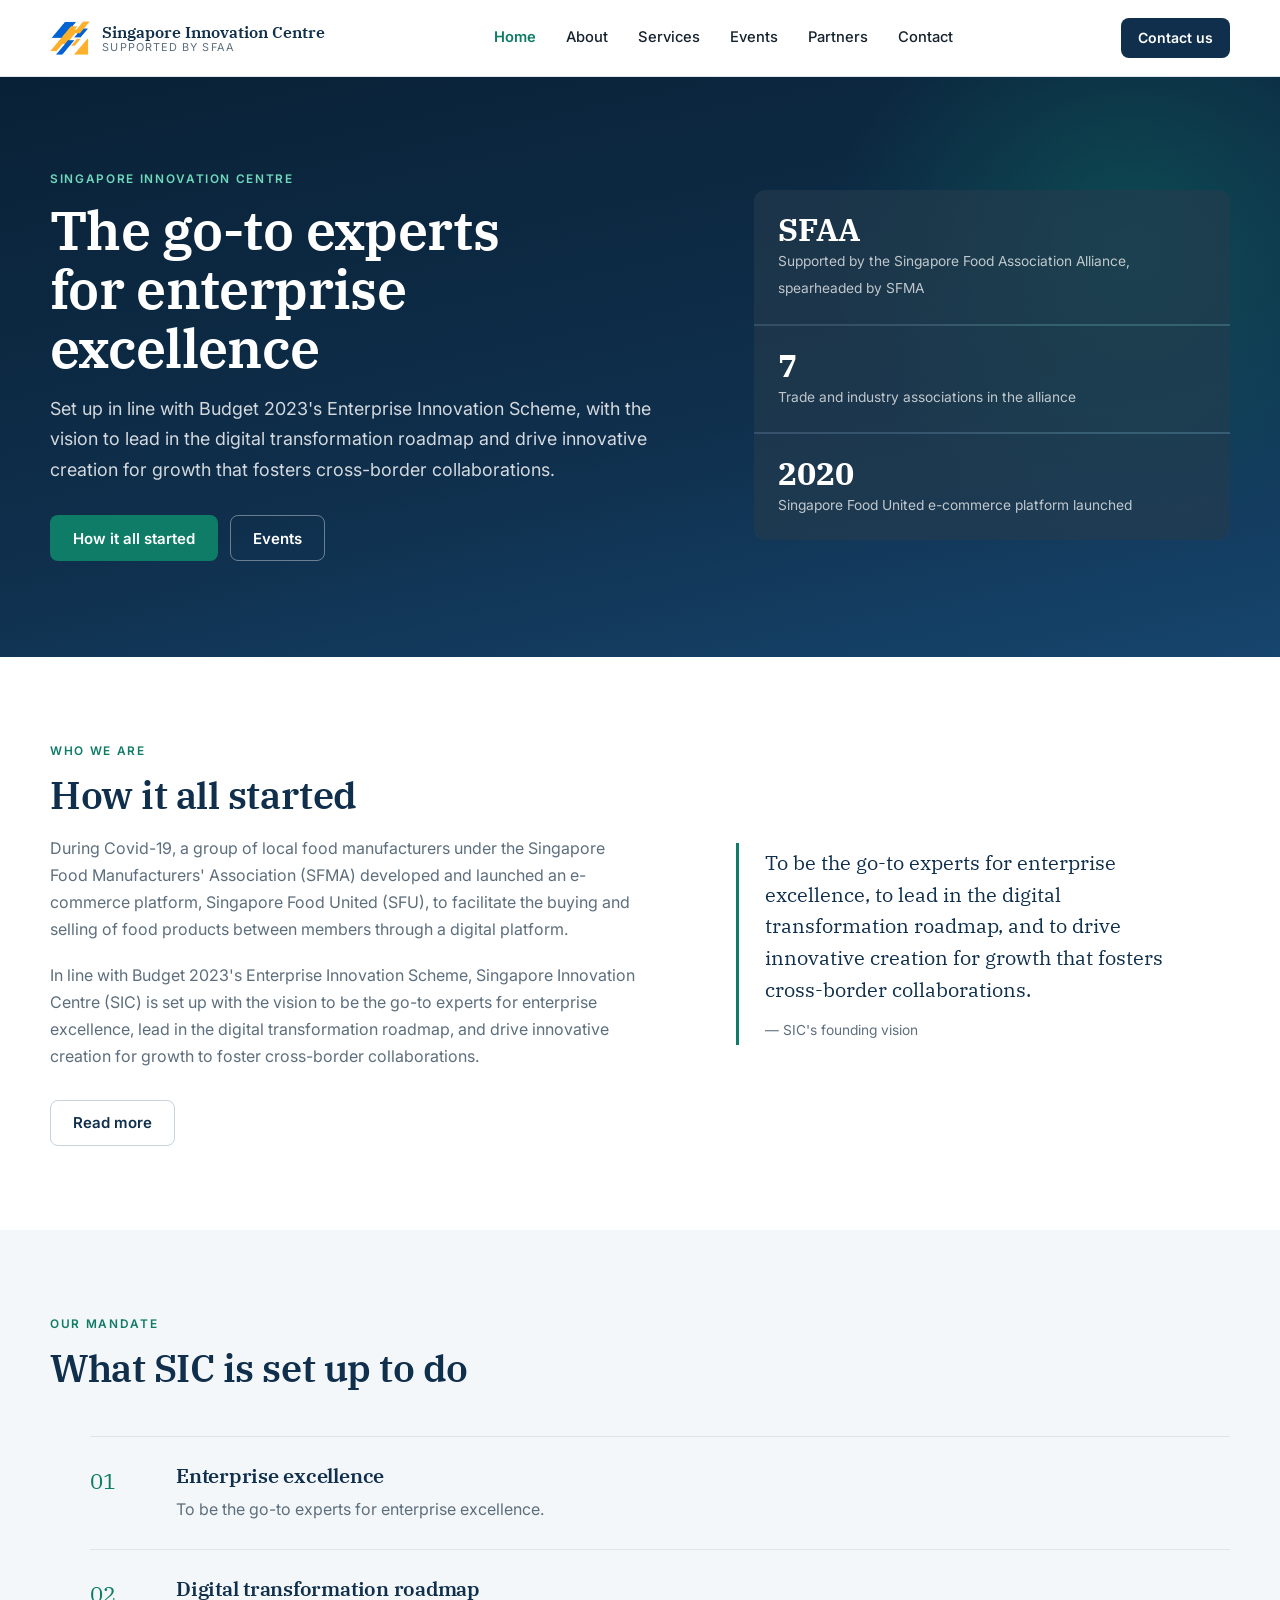
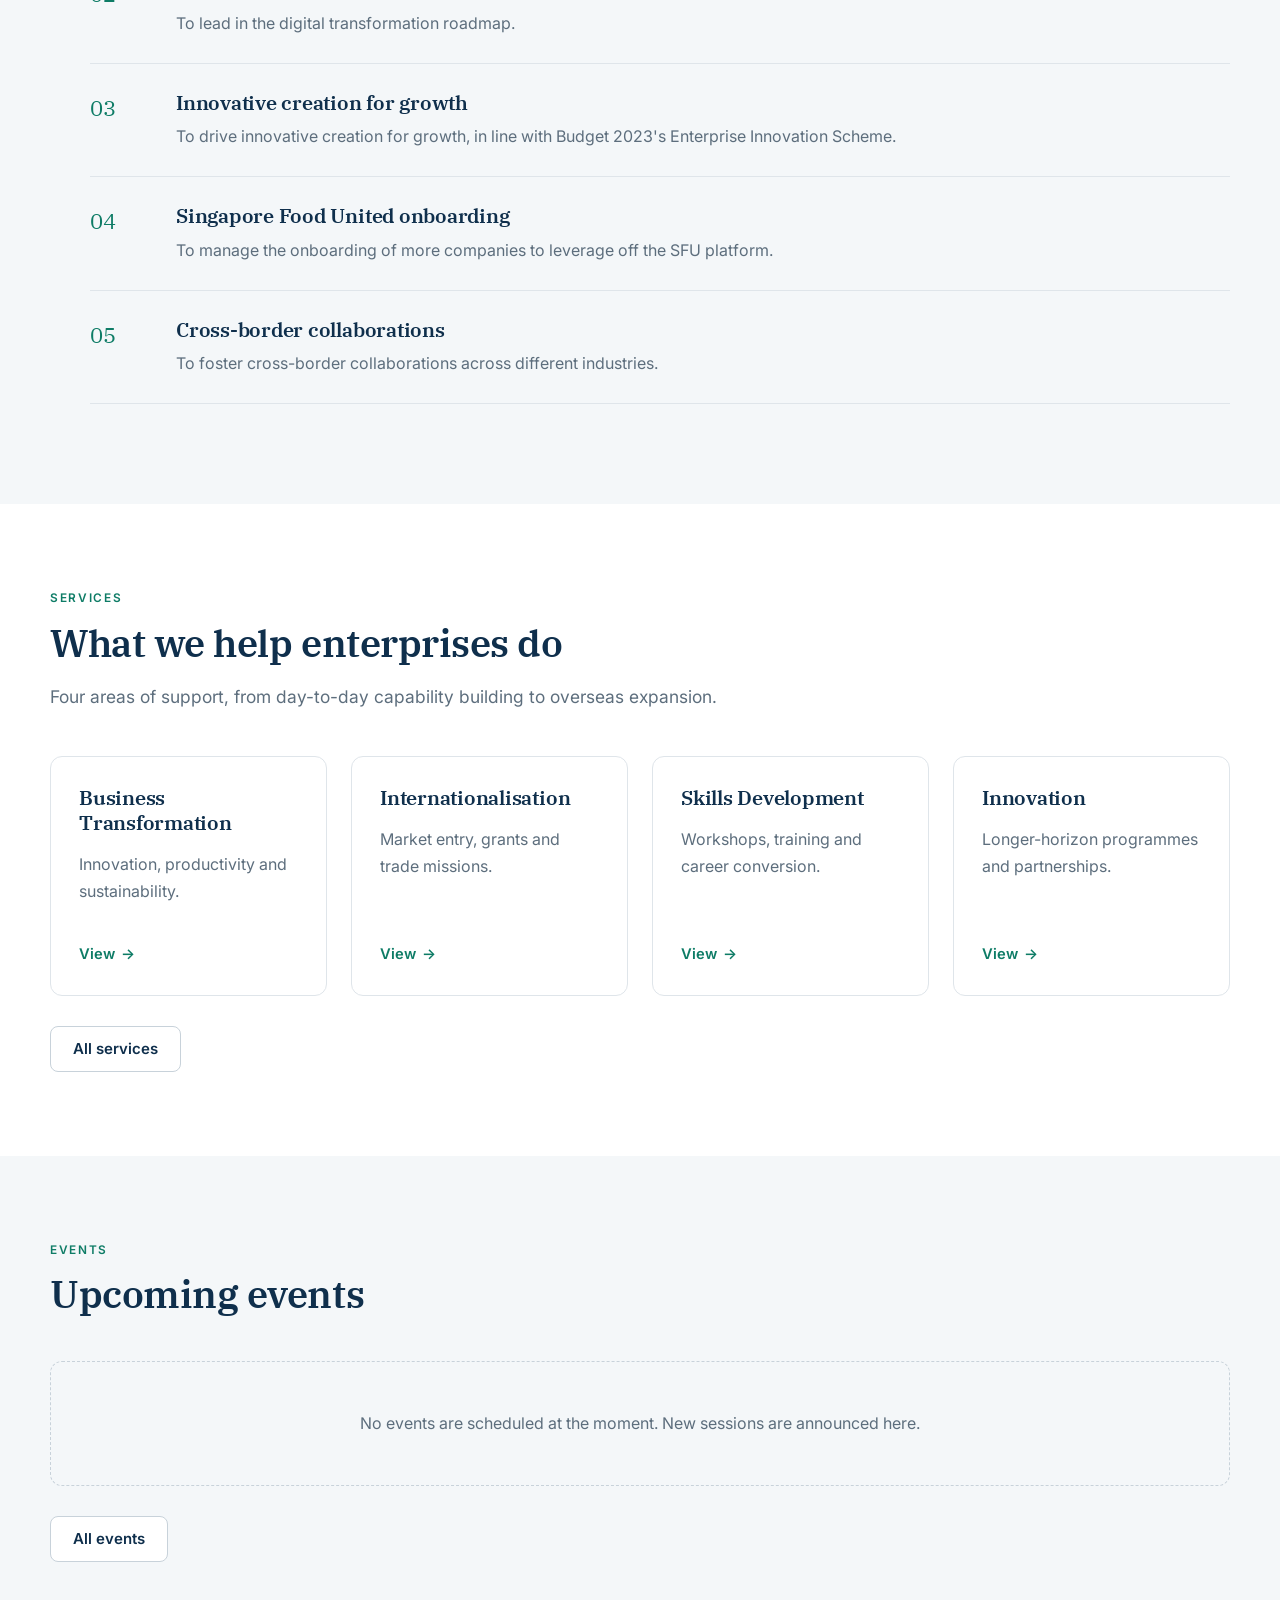
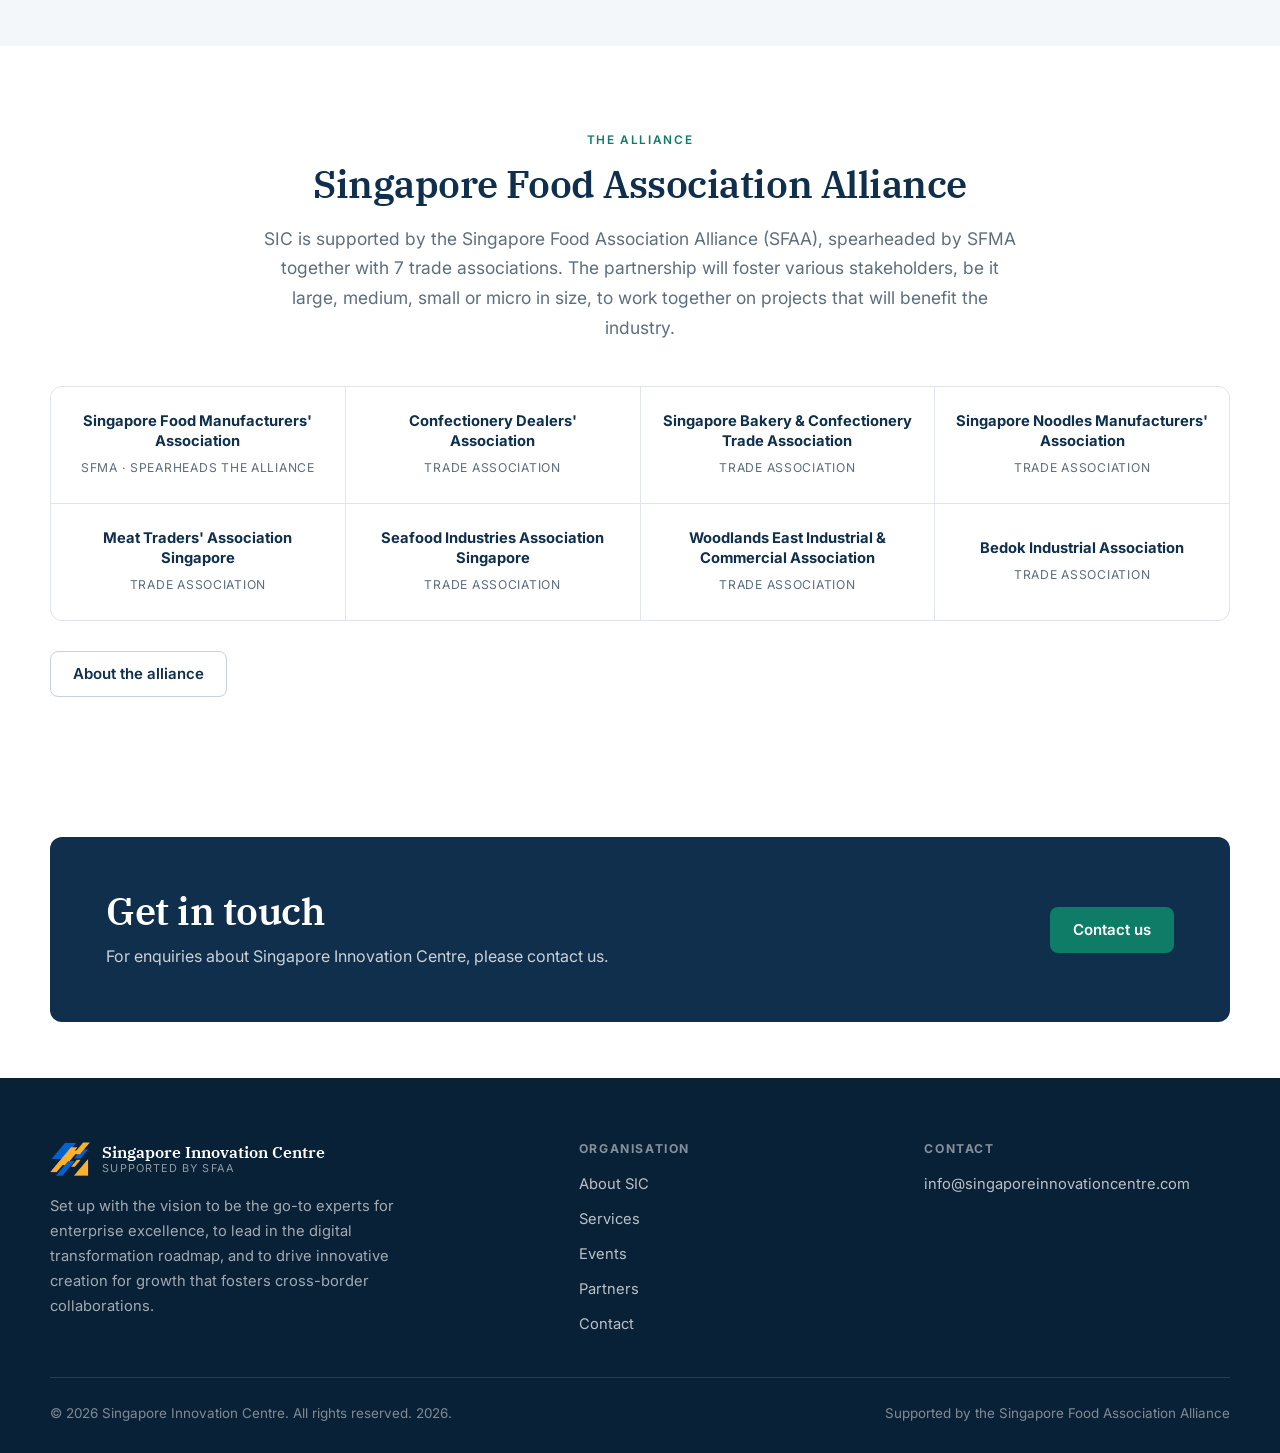
<file: index.html>
<!DOCTYPE html>
<html lang="en">
<head>
  <meta charset="UTF-8" />
  <meta name="viewport" content="width=device-width, initial-scale=1.0" />
  <title>Singapore Innovation Centre</title>
  <meta name="description" content="Singapore Innovation Centre (SIC) is set up with the vision to be the go-to experts for enterprise excellence, to lead in the digital transformation roadmap, and to foster cross-border collaborations." />
  <link rel="icon" href="assets/img/favicon.svg" type="image/svg+xml" />
  <link rel="preconnect" href="https://fonts.googleapis.com" />
  <link rel="preconnect" href="https://fonts.gstatic.com" crossorigin />
  <link href="https://fonts.googleapis.com/css2?family=IBM+Plex+Serif:wght@500;600&family=Inter:wght@400;500;600;700&display=swap" rel="stylesheet" />
  <link rel="stylesheet" href="assets/styles.css" />
</head>
<body>

<header class="site-header">
  <div class="container header-inner">
    <a class="brand" href="index.html">
      <img class="brand-mark" src="assets/img/sic-mark.png" alt="SIC" width="45" height="34" />
      <span class="brand-text">
        <span class="brand-name">Singapore Innovation Centre</span>
        <span class="brand-sub">Supported by SFAA</span>
      </span>
    </a>

    <nav class="nav" id="nav" aria-label="Main navigation">
      <a href="index.html">Home</a>
      <a href="about.html">About</a>
      <a href="services.html">Services</a>
      <a href="events.html">Events</a>
      <a href="partners.html">Partners</a>
      <a href="contact.html">Contact</a>
    </nav>

    <div class="header-cta">
      <a class="btn btn-primary" href="contact.html">Contact us</a>
      <button class="menu-toggle" type="button" aria-label="Toggle menu" aria-expanded="false" aria-controls="nav">
        <span></span><span></span><span></span>
      </button>
    </div>
  </div>
</header>

<main>

  <section class="hero">
    <div class="container hero-grid">
      <div>
        <p class="eyebrow">Singapore Innovation Centre</p>
        <h1>The go-to experts for enterprise excellence</h1>
        <p class="hero-lede">
          Set up in line with Budget 2023's Enterprise Innovation Scheme, with the vision to lead
          in the digital transformation roadmap and drive innovative creation for growth that
          fosters cross-border collaborations.
        </p>
        <div class="btn-row">
          <a class="btn btn-accent" href="about.html">How it all started</a>
          <a class="btn btn-ghost-light" href="events.html">Events</a>
        </div>
      </div>

      <div class="hero-facts">
        <div class="hero-fact">
          <strong>SFAA</strong>
          <span>Supported by the Singapore Food Association Alliance, spearheaded by SFMA</span>
        </div>
        <div class="hero-fact">
          <strong>7</strong>
          <span>Trade and industry associations in the alliance</span>
        </div>
        <div class="hero-fact">
          <strong>2020</strong>
          <span>Singapore Food United e-commerce platform launched</span>
        </div>
      </div>
    </div>
  </section>

  <section class="section">
    <div class="container split">
      <div>
        <p class="eyebrow">Who we are</p>
        <h2>How it all started</h2>
        <p class="muted">
          During Covid-19, a group of local food manufacturers under the Singapore Food
          Manufacturers' Association (SFMA) developed and launched an e-commerce platform,
          Singapore Food United (SFU), to facilitate the buying and selling of food products
          between members through a digital platform.
        </p>
        <p class="muted">
          In line with Budget 2023's Enterprise Innovation Scheme, Singapore Innovation Centre
          (SIC) is set up with the vision to be the go-to experts for enterprise excellence, lead
          in the digital transformation roadmap, and drive innovative creation for growth to
          foster cross-border collaborations.
        </p>
        <div class="btn-row">
          <a class="btn btn-outline" href="about.html">Read more</a>
        </div>
      </div>

      <div>
        <blockquote class="quote">
          To be the go-to experts for enterprise excellence, to lead in the digital transformation
          roadmap, and to drive innovative creation for growth that fosters cross-border
          collaborations.
          <cite>&mdash; SIC's founding vision</cite>
        </blockquote>
      </div>
    </div>
  </section>

  <section class="section section-alt">
    <div class="container">
      <div class="section-head">
        <p class="eyebrow">Our mandate</p>
        <h2>What SIC is set up to do</h2>
      </div>

      <ol class="numbered">
        <li><div><h3>Enterprise excellence</h3><p>To be the go-to experts for enterprise excellence.</p></div></li>
        <li><div><h3>Digital transformation roadmap</h3><p>To lead in the digital transformation roadmap.</p></div></li>
        <li><div><h3>Innovative creation for growth</h3><p>To drive innovative creation for growth, in line with Budget 2023's Enterprise Innovation Scheme.</p></div></li>
        <li><div><h3>Singapore Food United onboarding</h3><p>To manage the onboarding of more companies to leverage off the SFU platform.</p></div></li>
        <li><div><h3>Cross-border collaborations</h3><p>To foster cross-border collaborations across different industries.</p></div></li>
      </ol>
    </div>
  </section>

  <section class="section">
    <div class="container">
      <div class="section-head">
        <p class="eyebrow">Services</p>
        <h2>What we help enterprises do</h2>
        <p class="lede">Four areas of support, from day-to-day capability building to overseas expansion.</p>
      </div>
      <div class="grid cols-4">
        <a class="card card-link" href="services.html#business-transformation"><h3>Business Transformation</h3><p class="muted">Innovation, productivity and sustainability.</p><span class="textlink">View</span></a>
        <a class="card card-link" href="services.html#internationalisation"><h3>Internationalisation</h3><p class="muted">Market entry, grants and trade missions.</p><span class="textlink">View</span></a>
        <a class="card card-link" href="services.html#skills-development"><h3>Skills Development</h3><p class="muted">Workshops, training and career conversion.</p><span class="textlink">View</span></a>
        <a class="card card-link" href="services.html#innovation"><h3>Innovation</h3><p class="muted">Longer-horizon programmes and partnerships.</p><span class="textlink">View</span></a>
      </div>
      <div class="btn-row">
        <a class="btn btn-outline" href="services.html">All services</a>
      </div>
    </div>
  </section>

  <section class="section section-alt">
    <div class="container">
      <div class="section-head">
        <p class="eyebrow">Events</p>
        <h2>Upcoming events</h2>
      </div>

      <div class="event-list" id="home-events"></div>

      <div class="btn-row">
        <a class="btn btn-outline" href="events.html">All events</a>
      </div>
    </div>
  </section>

  <section class="section">
    <div class="container">
      <div class="section-head center">
        <p class="eyebrow">The alliance</p>
        <h2>Singapore Food Association Alliance</h2>
        <p class="lede">
          SIC is supported by the Singapore Food Association Alliance (SFAA), spearheaded by SFMA
          together with 7 trade associations. The partnership will foster various stakeholders,
          be it large, medium, small or micro in size, to work together on projects that will
          benefit the industry.
        </p>
      </div>

      <div class="logo-grid">
        <div class="logo-cell"><strong>Singapore Food Manufacturers' Association</strong><span>SFMA &middot; Spearheads the alliance</span></div>
        <div class="logo-cell"><strong>Confectionery Dealers' Association</strong><span>Trade association</span></div>
        <div class="logo-cell"><strong>Singapore Bakery &amp; Confectionery Trade Association</strong><span>Trade association</span></div>
        <div class="logo-cell"><strong>Singapore Noodles Manufacturers' Association</strong><span>Trade association</span></div>
        <div class="logo-cell"><strong>Meat Traders' Association Singapore</strong><span>Trade association</span></div>
        <div class="logo-cell"><strong>Seafood Industries Association Singapore</strong><span>Trade association</span></div>
        <div class="logo-cell"><strong>Woodlands East Industrial &amp; Commercial Association</strong><span>Trade association</span></div>
        <div class="logo-cell"><strong>Bedok Industrial Association</strong><span>Trade association</span></div>
      </div>
      <div class="btn-row">
        <a class="btn btn-outline" href="partners.html">About the alliance</a>
      </div>
    </div>
  </section>

  <section class="section-sm">
    <div class="container">
      <div class="cta-band">
        <div>
          <h2>Get in touch</h2>
          <p>For enquiries about Singapore Innovation Centre, please contact us.</p>
        </div>
        <div class="btn-row">
          <a class="btn btn-accent" href="contact.html">Contact us</a>
        </div>
      </div>
    </div>
  </section>
</main>

<footer class="site-footer">
  <div class="container">
    <div class="footer-grid">
      <div>
        <div class="brand">
          <img class="brand-mark" src="assets/img/sic-mark.png" alt="SIC" width="45" height="34" />
          <span class="brand-text">
            <span class="brand-name">Singapore Innovation Centre</span>
            <span class="brand-sub">Supported by SFAA</span>
          </span>
        </div>
        <p class="footer-about">
          Set up with the vision to be the go-to experts for enterprise excellence, to lead in the
          digital transformation roadmap, and to drive innovative creation for growth that fosters
          cross-border collaborations.
        </p>
      </div>
      <div>
        <h4>Organisation</h4>
        <div class="footer-links">
          <a href="about.html">About SIC</a>
          <a href="services.html">Services</a>
          <a href="events.html">Events</a>
          <a href="partners.html">Partners</a>
          <a href="contact.html">Contact</a>
        </div>
      </div>
      <div>
        <h4>Contact</h4>
        <div class="footer-links">
          <a href="mailto:info@singaporeinnovationcentre.com">info@singaporeinnovationcentre.com</a>
        </div>
      </div>
    </div>
    <div class="footer-bottom">
      <span>&copy; <span id="year"></span> Singapore Innovation Centre. All rights reserved. 2026. </span>
      <span>Supported by the Singapore Food Association Alliance</span>
    </div>
  </div>
</footer>

<script src="assets/content-config.js"></script>
<script src="assets/site.js"></script>
</body>
</html>
</file>
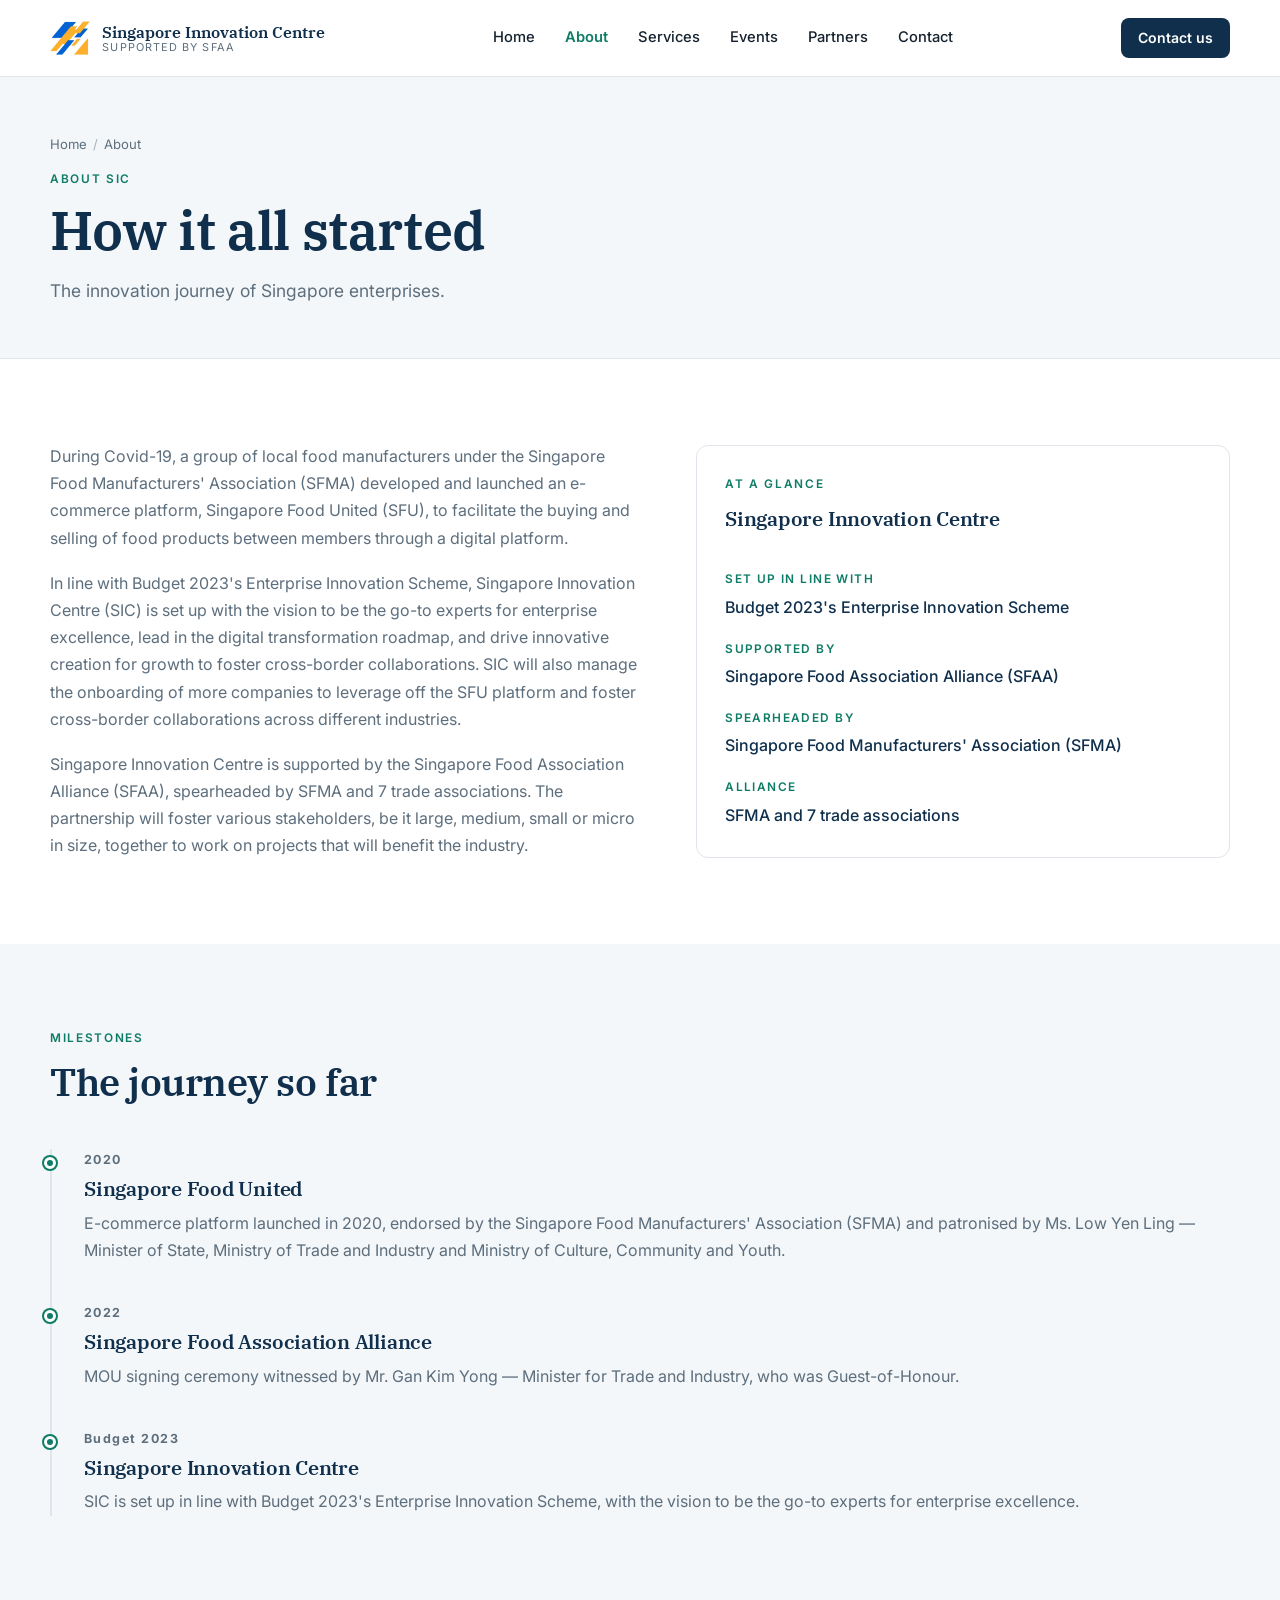
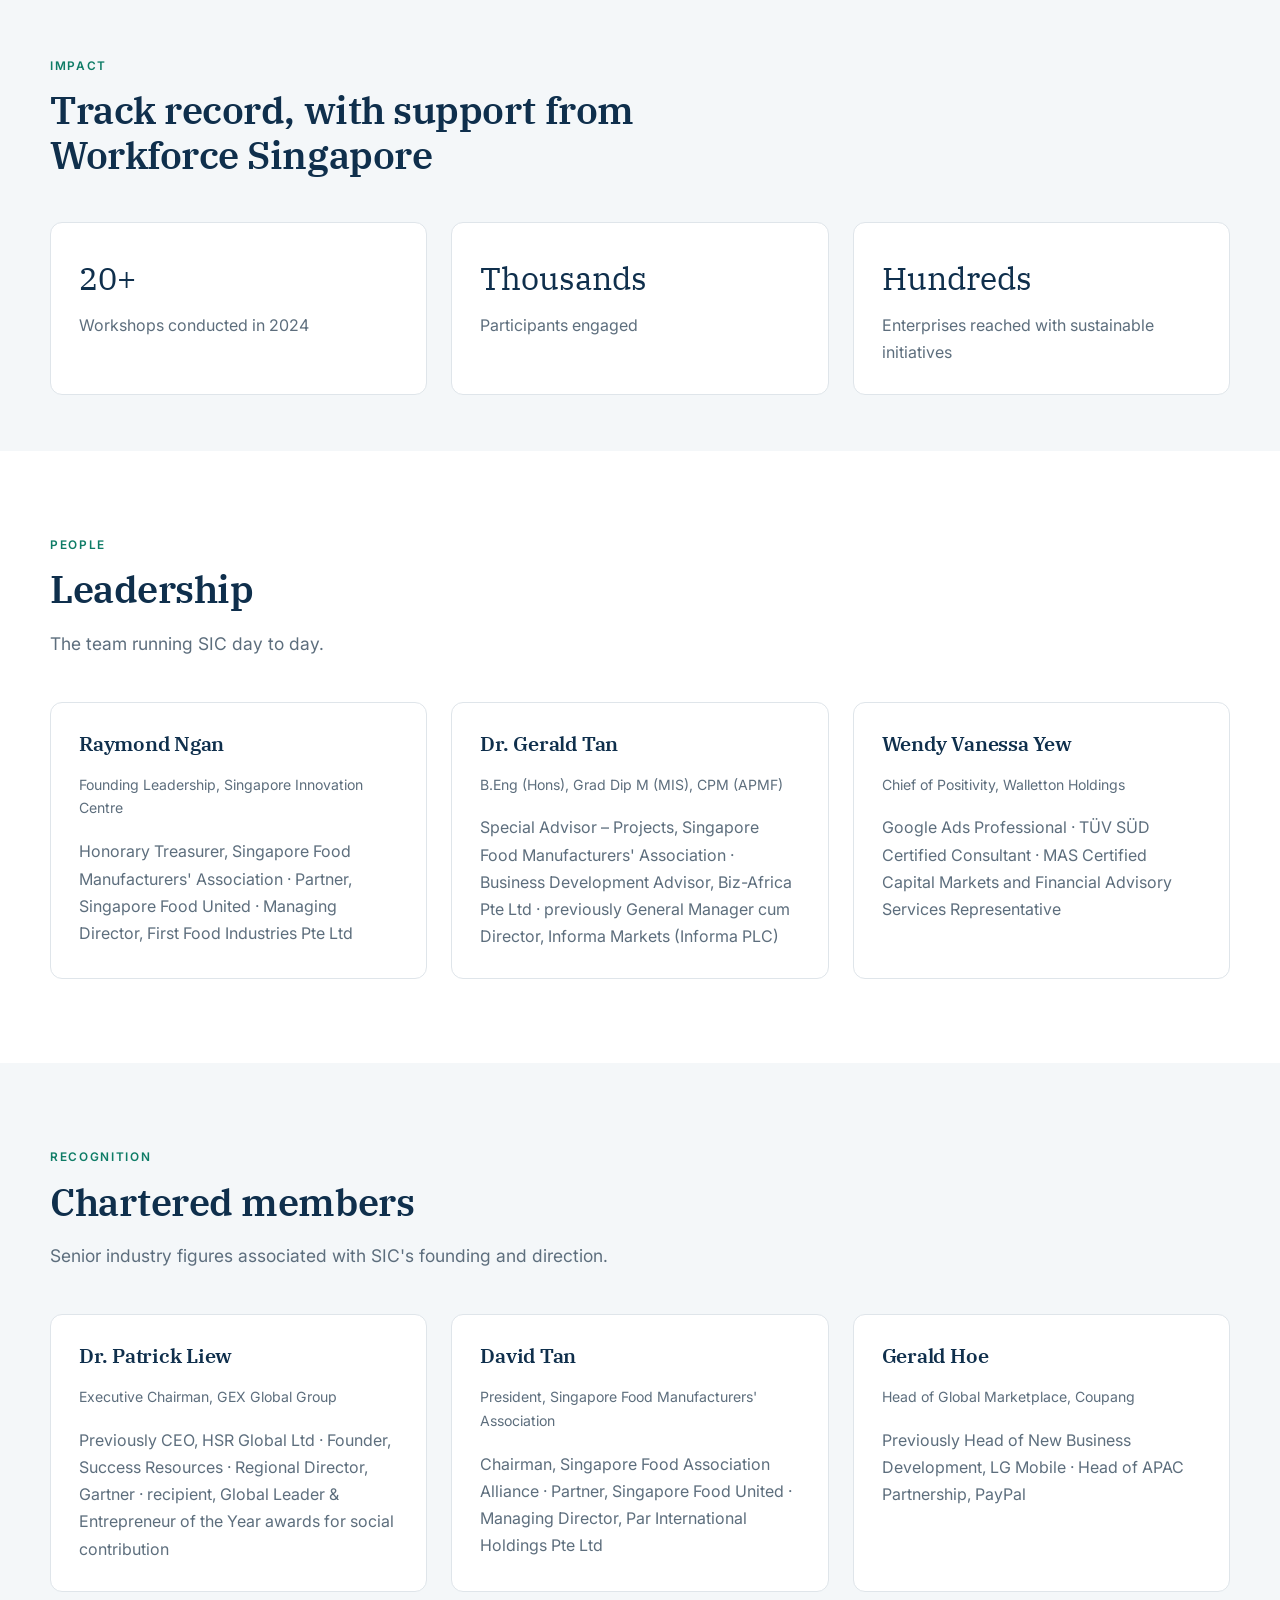
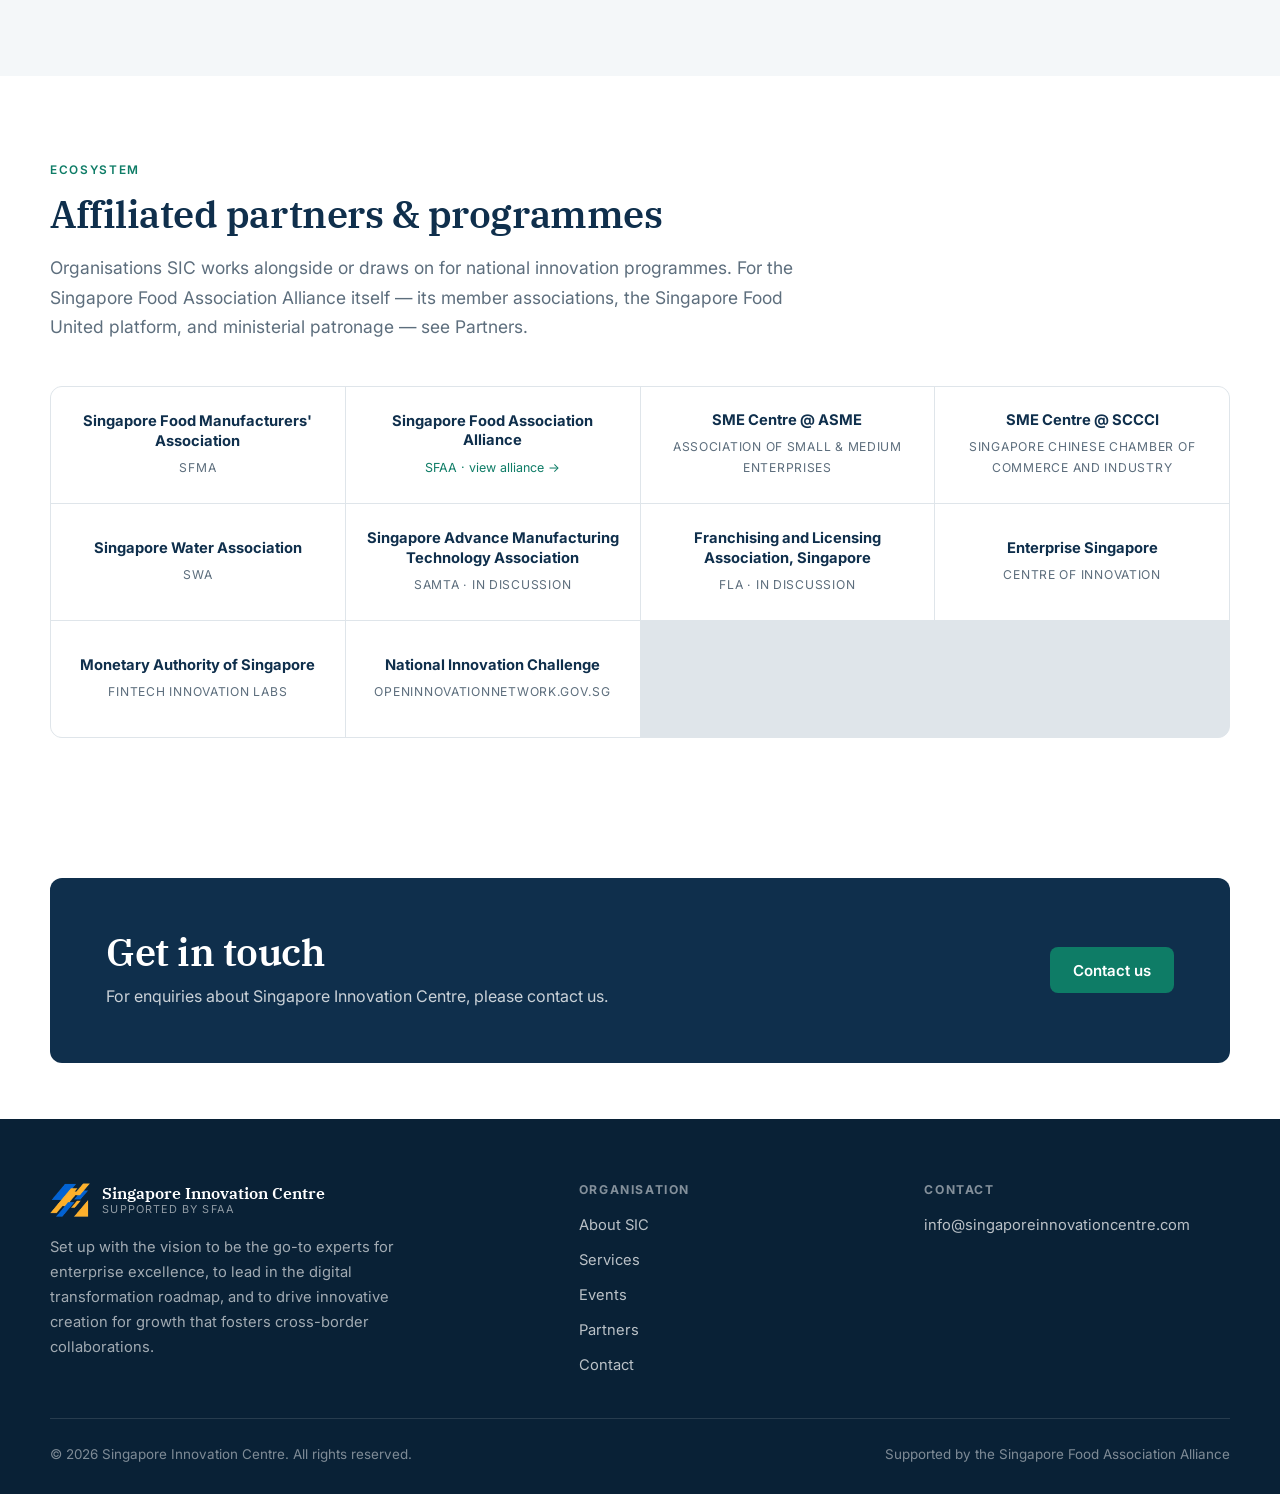
<file: about.html>
<!DOCTYPE html>
<html lang="en">
<head>
  <meta charset="UTF-8" />
  <meta name="viewport" content="width=device-width, initial-scale=1.0" />
  <title>About | Singapore Innovation Centre</title>
  <meta name="description" content="How Singapore Innovation Centre started — the innovation journey of Singapore enterprises, from the Singapore Food United platform to the Singapore Food Association Alliance." />
  <link rel="icon" href="assets/img/favicon.svg" type="image/svg+xml" />
  <link rel="preconnect" href="https://fonts.googleapis.com" />
  <link rel="preconnect" href="https://fonts.gstatic.com" crossorigin />
  <link href="https://fonts.googleapis.com/css2?family=IBM+Plex+Serif:wght@500;600&family=Inter:wght@400;500;600;700&display=swap" rel="stylesheet" />
  <link rel="stylesheet" href="assets/styles.css" />
</head>
<body>

<header class="site-header">
  <div class="container header-inner">
    <a class="brand" href="index.html">
      <img class="brand-mark" src="assets/img/sic-mark.png" alt="SIC" width="45" height="34" />
      <span class="brand-text">
        <span class="brand-name">Singapore Innovation Centre</span>
        <span class="brand-sub">Supported by SFAA</span>
      </span>
    </a>

    <nav class="nav" id="nav" aria-label="Main navigation">
      <a href="index.html">Home</a>
      <a href="about.html">About</a>
      <a href="services.html">Services</a>
      <a href="events.html">Events</a>
      <a href="partners.html">Partners</a>
      <a href="contact.html">Contact</a>
    </nav>

    <div class="header-cta">
      <a class="btn btn-primary" href="contact.html">Contact us</a>
      <button class="menu-toggle" type="button" aria-label="Toggle menu" aria-expanded="false" aria-controls="nav">
        <span></span><span></span><span></span>
      </button>
    </div>
  </div>
</header>

<main>

  <section class="page-header">
    <div class="container">
      <p class="breadcrumb"><a href="index.html">Home</a><span>/</span>About</p>
      <p class="eyebrow">About SIC</p>
      <h1>How it all started</h1>
      <p class="lede">The innovation journey of Singapore enterprises.</p>
    </div>
  </section>

  <section class="section">
    <div class="container split">
      <div>
        <p class="muted">
          During Covid-19, a group of local food manufacturers under the Singapore Food
          Manufacturers' Association (SFMA) developed and launched an e-commerce platform,
          Singapore Food United (SFU), to facilitate the buying and selling of food products
          between members through a digital platform.
        </p>
        <p class="muted">
          In line with Budget 2023's Enterprise Innovation Scheme, Singapore Innovation Centre
          (SIC) is set up with the vision to be the go-to experts for enterprise excellence, lead
          in the digital transformation roadmap, and drive innovative creation for growth to
          foster cross-border collaborations. SIC will also manage the onboarding of more
          companies to leverage off the SFU platform and foster cross-border collaborations
          across different industries.
        </p>
        <p class="muted">
          Singapore Innovation Centre is supported by the Singapore Food Association Alliance
          (SFAA), spearheaded by SFMA and 7 trade associations. The partnership will foster
          various stakeholders, be it large, medium, small or micro in size, together to work on
          projects that will benefit the industry.
        </p>
      </div>

      <div>
        <div class="card">
          <p class="eyebrow">At a glance</p>
          <h3>Singapore Innovation Centre</h3>
          <div style="margin-top:22px; display:grid; gap:18px">
            <div>
              <p class="contact-label">Set up in line with</p>
              <p class="contact-value">Budget 2023's Enterprise Innovation Scheme</p>
            </div>
            <div>
              <p class="contact-label">Supported by</p>
              <p class="contact-value">Singapore Food Association Alliance (SFAA)</p>
            </div>
            <div>
              <p class="contact-label">Spearheaded by</p>
              <p class="contact-value">Singapore Food Manufacturers' Association (SFMA)</p>
            </div>
            <div>
              <p class="contact-label">Alliance</p>
              <p class="contact-value">SFMA and 7 trade associations</p>
            </div>
          </div>
        </div>
      </div>
    </div>
  </section>

  <section class="section section-alt">
    <div class="container">
      <div class="section-head">
        <p class="eyebrow">Milestones</p>
        <h2>The journey so far</h2>
      </div>

      <div class="timeline">
        <div class="timeline-item">
          <p class="timeline-year">2020</p>
          <h3>Singapore Food United</h3>
          <p>
            E-commerce platform launched in 2020, endorsed by the Singapore Food Manufacturers'
            Association (SFMA) and patronised by Ms. Low Yen Ling &mdash; Minister of State,
            Ministry of Trade and Industry and Ministry of Culture, Community and Youth.
          </p>
        </div>
        <div class="timeline-item">
          <p class="timeline-year">2022</p>
          <h3>Singapore Food Association Alliance</h3>
          <p>
            MOU signing ceremony witnessed by Mr. Gan Kim Yong &mdash; Minister for Trade and
            Industry, who was Guest-of-Honour.
          </p>
        </div>
        <div class="timeline-item">
          <p class="timeline-year">Budget 2023</p>
          <h3>Singapore Innovation Centre</h3>
          <p>
            SIC is set up in line with Budget 2023's Enterprise Innovation Scheme, with the vision
            to be the go-to experts for enterprise excellence.
          </p>
        </div>
      </div>
    </div>
  </section>

  <section class="section-alt section-sm">
    <div class="container">
      <div class="section-head">
        <p class="eyebrow">Impact</p>
        <h2>Track record, with support from Workforce Singapore</h2>
      </div>
      <div class="grid cols-3">
        <div class="card">
          <p style="font-family:'IBM Plex Serif',serif; font-size:2rem; color:var(--navy); margin:0 0 6px">20+</p>
          <p class="muted">Workshops conducted in 2024</p>
        </div>
        <div class="card">
          <p style="font-family:'IBM Plex Serif',serif; font-size:2rem; color:var(--navy); margin:0 0 6px">Thousands</p>
          <p class="muted">Participants engaged</p>
        </div>
        <div class="card">
          <p style="font-family:'IBM Plex Serif',serif; font-size:2rem; color:var(--navy); margin:0 0 6px">Hundreds</p>
          <p class="muted">Enterprises reached with sustainable initiatives</p>
        </div>
      </div>
    </div>
  </section>

  <section class="section">
    <div class="container">
      <div class="section-head">
        <p class="eyebrow">People</p>
        <h2>Leadership</h2>
        <p class="lede">The team running SIC day to day.</p>
      </div>
      <div class="grid cols-3">
        <div class="card">
          <h3>Raymond Ngan</h3>
          <p class="muted small">Founding Leadership, Singapore Innovation Centre</p>
          <p class="muted">Honorary Treasurer, Singapore Food Manufacturers' Association &middot; Partner, Singapore Food United &middot; Managing Director, First Food Industries Pte Ltd</p>
        </div>
        <div class="card">
          <h3>Dr. Gerald Tan</h3>
          <p class="muted small">B.Eng (Hons), Grad Dip M (MIS), CPM (APMF)</p>
          <p class="muted">Special Advisor &ndash; Projects, Singapore Food Manufacturers' Association &middot; Business Development Advisor, Biz-Africa Pte Ltd &middot; previously General Manager cum Director, Informa Markets (Informa PLC)</p>
        </div>
        <div class="card">
          <h3>Wendy Vanessa Yew</h3>
          <p class="muted small">Chief of Positivity, Walletton Holdings</p>
          <p class="muted">Google Ads Professional &middot; T&Uuml;V S&Uuml;D Certified Consultant &middot; MAS Certified Capital Markets and Financial Advisory Services Representative</p>
        </div>
      </div>
    </div>
  </section>

  <section class="section section-alt">
    <div class="container">
      <div class="section-head">
        <p class="eyebrow">Recognition</p>
        <h2>Chartered members</h2>
        <p class="lede">Senior industry figures associated with SIC's founding and direction.</p>
      </div>
      <div class="grid cols-3">
        <div class="card">
          <h3>Dr. Patrick Liew</h3>
          <p class="muted small">Executive Chairman, GEX Global Group</p>
          <p class="muted">Previously CEO, HSR Global Ltd &middot; Founder, Success Resources &middot; Regional Director, Gartner &middot; recipient, Global Leader &amp; Entrepreneur of the Year awards for social contribution</p>
        </div>
        <div class="card">
          <h3>David Tan</h3>
          <p class="muted small">President, Singapore Food Manufacturers' Association</p>
          <p class="muted">Chairman, Singapore Food Association Alliance &middot; Partner, Singapore Food United &middot; Managing Director, Par International Holdings Pte Ltd</p>
        </div>
        <div class="card">
          <h3>Gerald Hoe</h3>
          <p class="muted small">Head of Global Marketplace, Coupang</p>
          <p class="muted">Previously Head of New Business Development, LG Mobile &middot; Head of APAC Partnership, PayPal</p>
        </div>
      </div>
    </div>
  </section>

  <section class="section">
    <div class="container">
      <div class="section-head">
        <p class="eyebrow">Ecosystem</p>
        <h2>Affiliated partners &amp; programmes</h2>
        <p class="lede">Organisations SIC works alongside or draws on for national innovation programmes. For the Singapore Food Association Alliance itself — its member associations, the Singapore Food United platform, and ministerial patronage — see <a href="partners.html">Partners</a>.</p>
      </div>
      <div class="logo-grid">
        <div class="logo-cell"><strong>Singapore Food Manufacturers' Association</strong><span>SFMA</span></div>
        <a class="logo-cell" href="partners.html"><strong>Singapore Food Association Alliance</strong><span class="textlink-hint">SFAA &middot; view alliance &rarr;</span></a>
        <div class="logo-cell"><strong>SME Centre @ ASME</strong><span>Association of Small &amp; Medium Enterprises</span></div>
        <div class="logo-cell"><strong>SME Centre @ SCCCI</strong><span>Singapore Chinese Chamber of Commerce and Industry</span></div>
        <div class="logo-cell"><strong>Singapore Water Association</strong><span>SWA</span></div>
        <div class="logo-cell"><strong>Singapore Advance Manufacturing Technology Association</strong><span>SAMTA &middot; in discussion</span></div>
        <div class="logo-cell"><strong>Franchising and Licensing Association, Singapore</strong><span>FLA &middot; in discussion</span></div>
        <div class="logo-cell"><strong>Enterprise Singapore</strong><span>Centre of Innovation</span></div>
        <div class="logo-cell"><strong>Monetary Authority of Singapore</strong><span>FinTech Innovation Labs</span></div>
        <div class="logo-cell"><strong>National Innovation Challenge</strong><span>openinnovationnetwork.gov.sg</span></div>
      </div>
    </div>
  </section>

  <section class="section-sm">
    <div class="container">
      <div class="cta-band">
        <div>
          <h2>Get in touch</h2>
          <p>For enquiries about Singapore Innovation Centre, please contact us.</p>
        </div>
        <div class="btn-row">
          <a class="btn btn-accent" href="contact.html">Contact us</a>
        </div>
      </div>
    </div>
  </section>
</main>

<footer class="site-footer">
  <div class="container">
    <div class="footer-grid">
      <div>
        <div class="brand">
          <img class="brand-mark" src="assets/img/sic-mark.png" alt="SIC" width="45" height="34" />
          <span class="brand-text">
            <span class="brand-name">Singapore Innovation Centre</span>
            <span class="brand-sub">Supported by SFAA</span>
          </span>
        </div>
        <p class="footer-about">
          Set up with the vision to be the go-to experts for enterprise excellence, to lead in the
          digital transformation roadmap, and to drive innovative creation for growth that fosters
          cross-border collaborations.
        </p>
      </div>
      <div>
        <h4>Organisation</h4>
        <div class="footer-links">
          <a href="about.html">About SIC</a>
          <a href="services.html">Services</a>
          <a href="events.html">Events</a>
          <a href="partners.html">Partners</a>
          <a href="contact.html">Contact</a>
        </div>
      </div>
      <div>
        <h4>Contact</h4>
        <div class="footer-links">
          <a href="mailto:info@singaporeinnovationcentre.com">info@singaporeinnovationcentre.com</a>
        </div>
      </div>
    </div>
    <div class="footer-bottom">
      <span>&copy; <span id="year"></span> Singapore Innovation Centre. All rights reserved.</span>
      <span>Supported by the Singapore Food Association Alliance</span>
    </div>
  </div>
</footer>

<script src="assets/content-config.js"></script>
<script src="assets/site.js"></script>
</body>
</html>
</file>
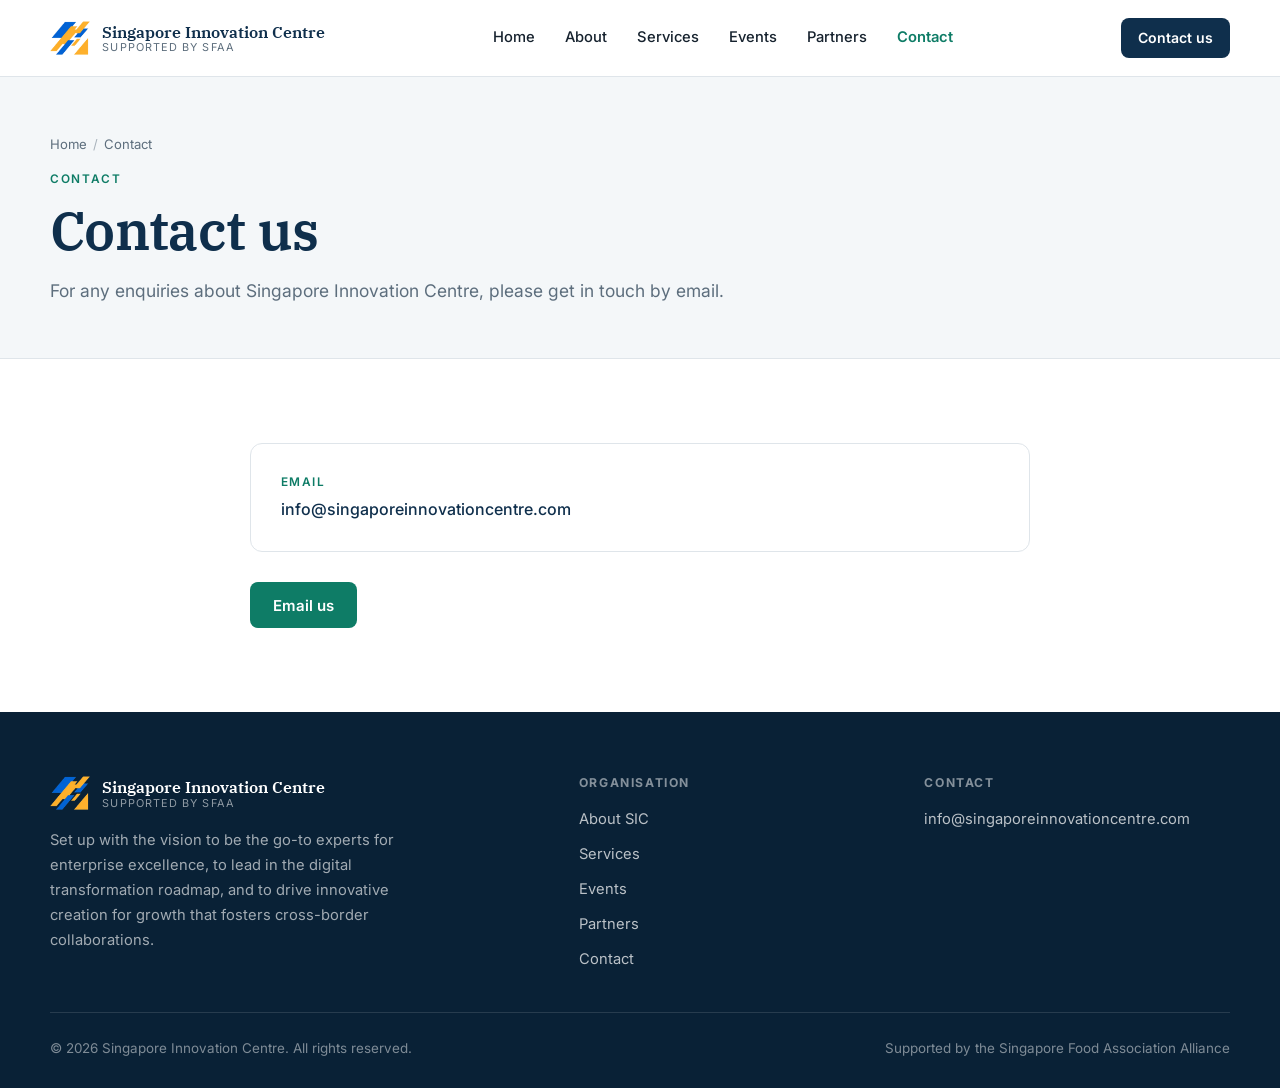
<file: contact.html>
<!DOCTYPE html>
<html lang="en">
<head>
  <meta charset="UTF-8" />
  <meta name="viewport" content="width=device-width, initial-scale=1.0" />
  <title>Contact | Singapore Innovation Centre</title>
  <meta name="description" content="Contact Singapore Innovation Centre at info@singaporeinnovationcentre.com." />
  <link rel="icon" href="assets/img/favicon.svg" type="image/svg+xml" />
  <link rel="preconnect" href="https://fonts.googleapis.com" />
  <link rel="preconnect" href="https://fonts.gstatic.com" crossorigin />
  <link href="https://fonts.googleapis.com/css2?family=IBM+Plex+Serif:wght@500;600&family=Inter:wght@400;500;600;700&display=swap" rel="stylesheet" />
  <link rel="stylesheet" href="assets/styles.css" />
</head>
<body>

<header class="site-header">
  <div class="container header-inner">
    <a class="brand" href="index.html">
      <img class="brand-mark" src="assets/img/sic-mark.png" alt="SIC" width="45" height="34" />
      <span class="brand-text">
        <span class="brand-name">Singapore Innovation Centre</span>
        <span class="brand-sub">Supported by SFAA</span>
      </span>
    </a>

    <nav class="nav" id="nav" aria-label="Main navigation">
      <a href="index.html">Home</a>
      <a href="about.html">About</a>
      <a href="services.html">Services</a>
      <a href="events.html">Events</a>
      <a href="partners.html">Partners</a>
      <a href="contact.html">Contact</a>
    </nav>

    <div class="header-cta">
      <a class="btn btn-primary" href="contact.html">Contact us</a>
      <button class="menu-toggle" type="button" aria-label="Toggle menu" aria-expanded="false" aria-controls="nav">
        <span></span><span></span><span></span>
      </button>
    </div>
  </div>
</header>

<main>

  <section class="page-header">
    <div class="container">
      <p class="breadcrumb"><a href="index.html">Home</a><span>/</span>Contact</p>
      <p class="eyebrow">Contact</p>
      <h1>Contact us</h1>
      <p class="lede">For any enquiries about Singapore Innovation Centre, please get in touch by email.</p>
    </div>
  </section>

  <section class="section">
    <div class="container container-narrow">
      <div class="contact-card">
        <div class="contact-item">
          <p class="contact-label">Email</p>
          <p class="contact-value"><a href="mailto:info@singaporeinnovationcentre.com">info@singaporeinnovationcentre.com</a></p>
        </div>
      </div>
      <div class="btn-row">
        <a class="btn btn-accent" href="mailto:info@singaporeinnovationcentre.com">Email us</a>
      </div>
    </div>
  </section>
</main>

<footer class="site-footer">
  <div class="container">
    <div class="footer-grid">
      <div>
        <div class="brand">
          <img class="brand-mark" src="assets/img/sic-mark.png" alt="SIC" width="45" height="34" />
          <span class="brand-text">
            <span class="brand-name">Singapore Innovation Centre</span>
            <span class="brand-sub">Supported by SFAA</span>
          </span>
        </div>
        <p class="footer-about">
          Set up with the vision to be the go-to experts for enterprise excellence, to lead in the
          digital transformation roadmap, and to drive innovative creation for growth that fosters
          cross-border collaborations.
        </p>
      </div>
      <div>
        <h4>Organisation</h4>
        <div class="footer-links">
          <a href="about.html">About SIC</a>
          <a href="services.html">Services</a>
          <a href="events.html">Events</a>
          <a href="partners.html">Partners</a>
          <a href="contact.html">Contact</a>
        </div>
      </div>
      <div>
        <h4>Contact</h4>
        <div class="footer-links">
          <a href="mailto:info@singaporeinnovationcentre.com">info@singaporeinnovationcentre.com</a>
        </div>
      </div>
    </div>
    <div class="footer-bottom">
      <span>&copy; <span id="year"></span> Singapore Innovation Centre. All rights reserved.</span>
      <span>Supported by the Singapore Food Association Alliance</span>
    </div>
  </div>
</footer>

<script src="assets/content-config.js"></script>
<script src="assets/site.js"></script>
</body>
</html>
</file>
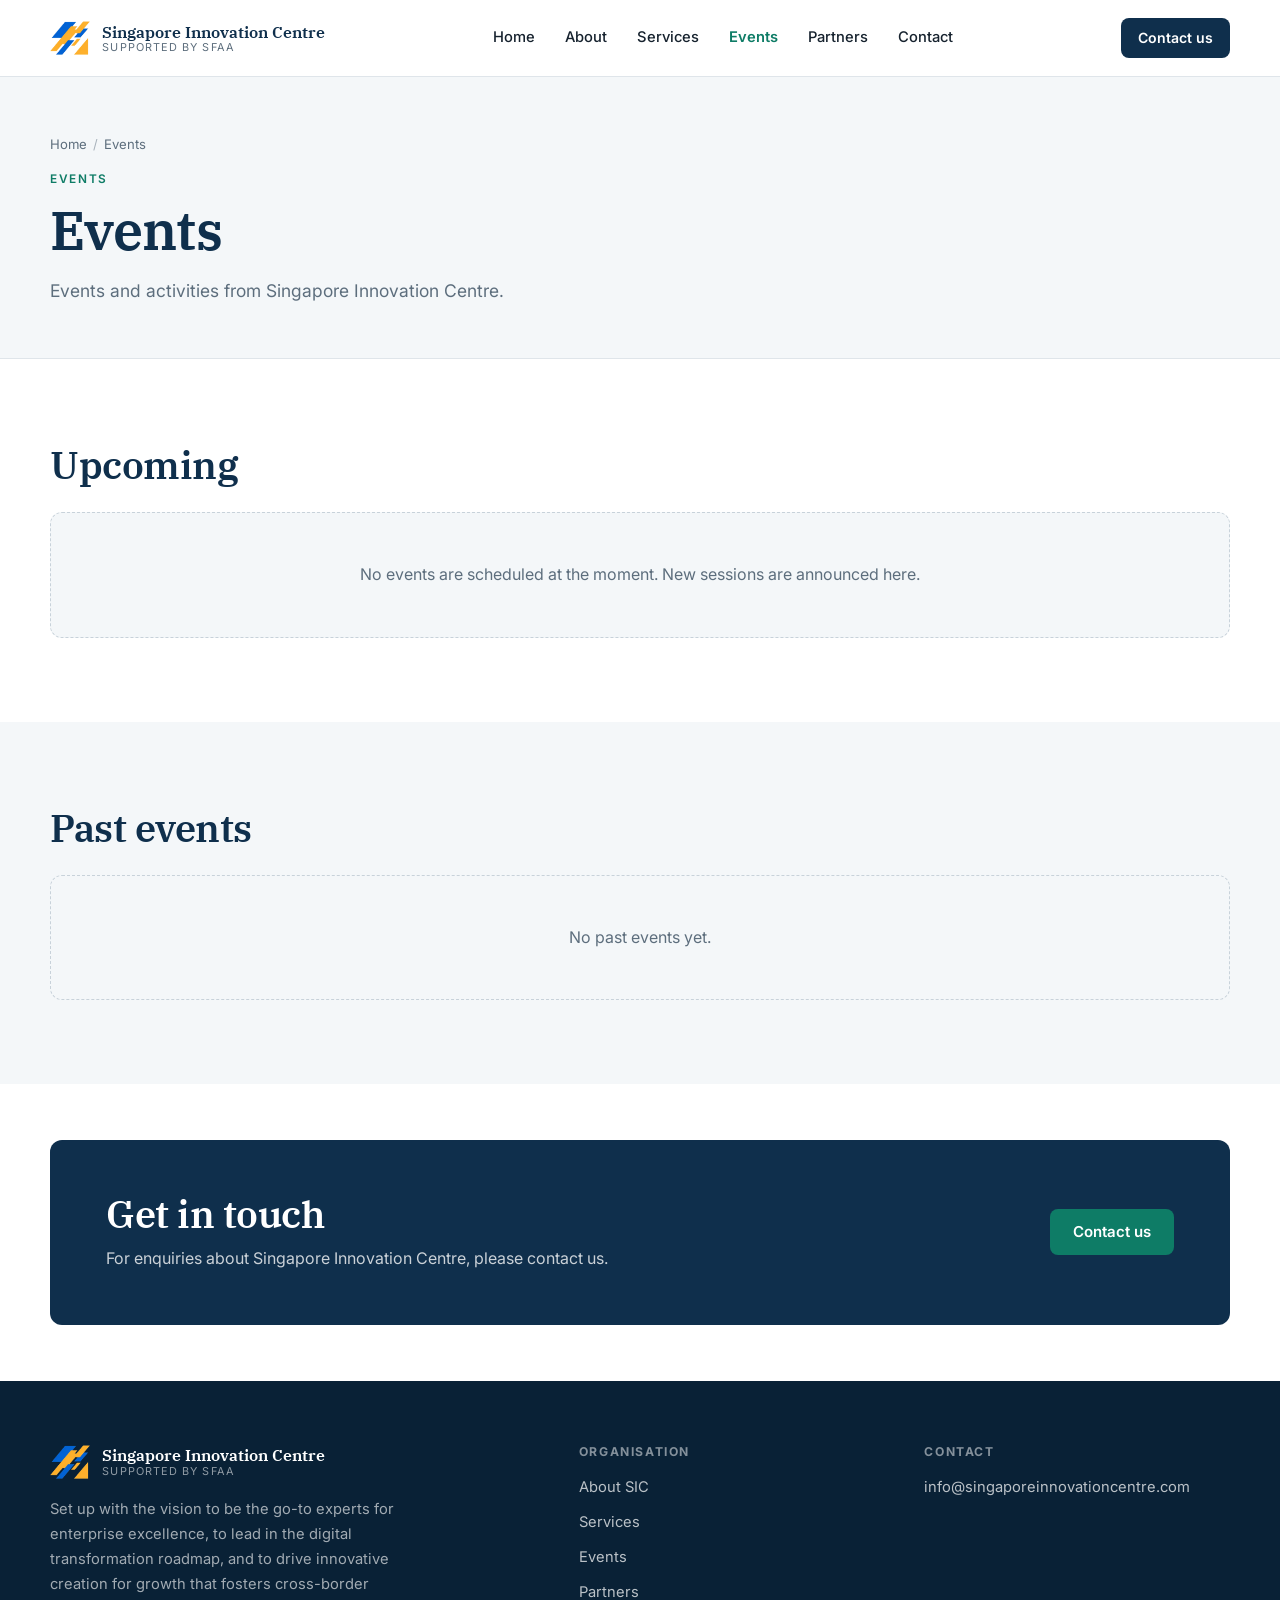
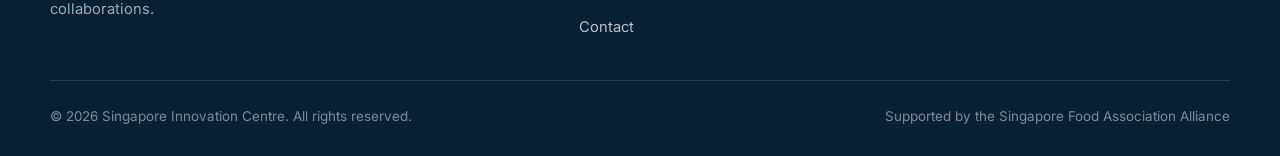
<file: events.html>
<!DOCTYPE html>
<html lang="en">
<head>
  <meta charset="UTF-8" />
  <meta name="viewport" content="width=device-width, initial-scale=1.0" />
  <title>Events | Singapore Innovation Centre</title>
  <meta name="description" content="Events and activities from Singapore Innovation Centre." />
  <link rel="icon" href="assets/img/favicon.svg" type="image/svg+xml" />
  <link rel="preconnect" href="https://fonts.googleapis.com" />
  <link rel="preconnect" href="https://fonts.gstatic.com" crossorigin />
  <link href="https://fonts.googleapis.com/css2?family=IBM+Plex+Serif:wght@500;600&family=Inter:wght@400;500;600;700&display=swap" rel="stylesheet" />
  <link rel="stylesheet" href="assets/styles.css" />
</head>
<body>

<header class="site-header">
  <div class="container header-inner">
    <a class="brand" href="index.html">
      <img class="brand-mark" src="assets/img/sic-mark.png" alt="SIC" width="45" height="34" />
      <span class="brand-text">
        <span class="brand-name">Singapore Innovation Centre</span>
        <span class="brand-sub">Supported by SFAA</span>
      </span>
    </a>

    <nav class="nav" id="nav" aria-label="Main navigation">
      <a href="index.html">Home</a>
      <a href="about.html">About</a>
      <a href="services.html">Services</a>
      <a href="events.html">Events</a>
      <a href="partners.html">Partners</a>
      <a href="contact.html">Contact</a>
    </nav>

    <div class="header-cta">
      <a class="btn btn-primary" href="contact.html">Contact us</a>
      <button class="menu-toggle" type="button" aria-label="Toggle menu" aria-expanded="false" aria-controls="nav">
        <span></span><span></span><span></span>
      </button>
    </div>
  </div>
</header>

<main>

  <section class="page-header">
    <div class="container">
      <p class="breadcrumb"><a href="index.html">Home</a><span>/</span>Events</p>
      <p class="eyebrow">Events</p>
      <h1>Events</h1>
      <p class="lede">Events and activities from Singapore Innovation Centre.</p>
    </div>
  </section>

  <section class="section">
    <div class="container">
      <div class="section-head" style="margin-bottom:24px"><h2>Upcoming</h2></div>
      <div class="event-list" id="upcoming-events"></div>
    </div>
  </section>

  <section class="section section-alt">
    <div class="container">
      <div class="section-head" style="margin-bottom:24px"><h2>Past events</h2></div>
      <div class="event-list" id="past-events"></div>
    </div>
  </section>

  <section class="section-sm">
    <div class="container">
      <div class="cta-band">
        <div>
          <h2>Get in touch</h2>
          <p>For enquiries about Singapore Innovation Centre, please contact us.</p>
        </div>
        <div class="btn-row">
          <a class="btn btn-accent" href="contact.html">Contact us</a>
        </div>
      </div>
    </div>
  </section>
</main>

<footer class="site-footer">
  <div class="container">
    <div class="footer-grid">
      <div>
        <div class="brand">
          <img class="brand-mark" src="assets/img/sic-mark.png" alt="SIC" width="45" height="34" />
          <span class="brand-text">
            <span class="brand-name">Singapore Innovation Centre</span>
            <span class="brand-sub">Supported by SFAA</span>
          </span>
        </div>
        <p class="footer-about">
          Set up with the vision to be the go-to experts for enterprise excellence, to lead in the
          digital transformation roadmap, and to drive innovative creation for growth that fosters
          cross-border collaborations.
        </p>
      </div>
      <div>
        <h4>Organisation</h4>
        <div class="footer-links">
          <a href="about.html">About SIC</a>
          <a href="services.html">Services</a>
          <a href="events.html">Events</a>
          <a href="partners.html">Partners</a>
          <a href="contact.html">Contact</a>
        </div>
      </div>
      <div>
        <h4>Contact</h4>
        <div class="footer-links">
          <a href="mailto:info@singaporeinnovationcentre.com">info@singaporeinnovationcentre.com</a>
        </div>
      </div>
    </div>
    <div class="footer-bottom">
      <span>&copy; <span id="year"></span> Singapore Innovation Centre. All rights reserved.</span>
      <span>Supported by the Singapore Food Association Alliance</span>
    </div>
  </div>
</footer>

<script src="assets/content-config.js"></script>
<script src="assets/site.js"></script>
</body>
</html>
</file>
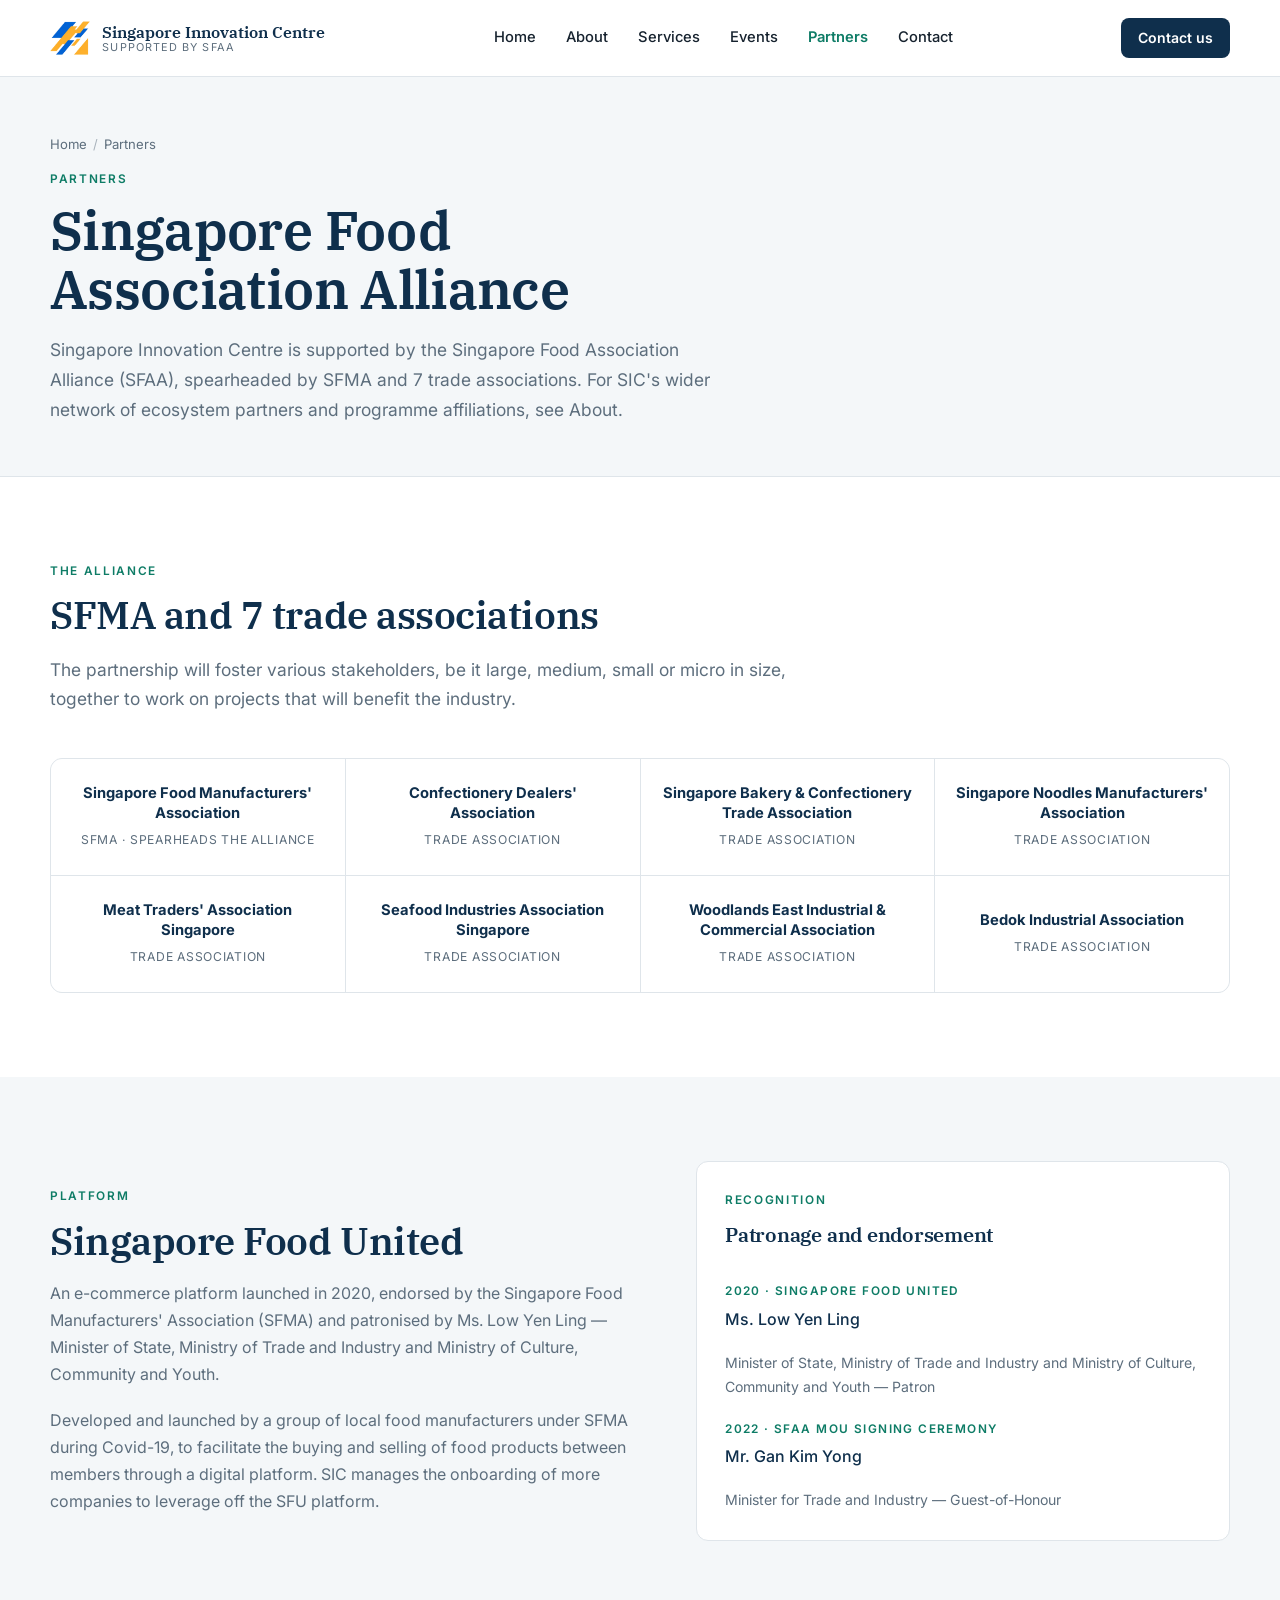
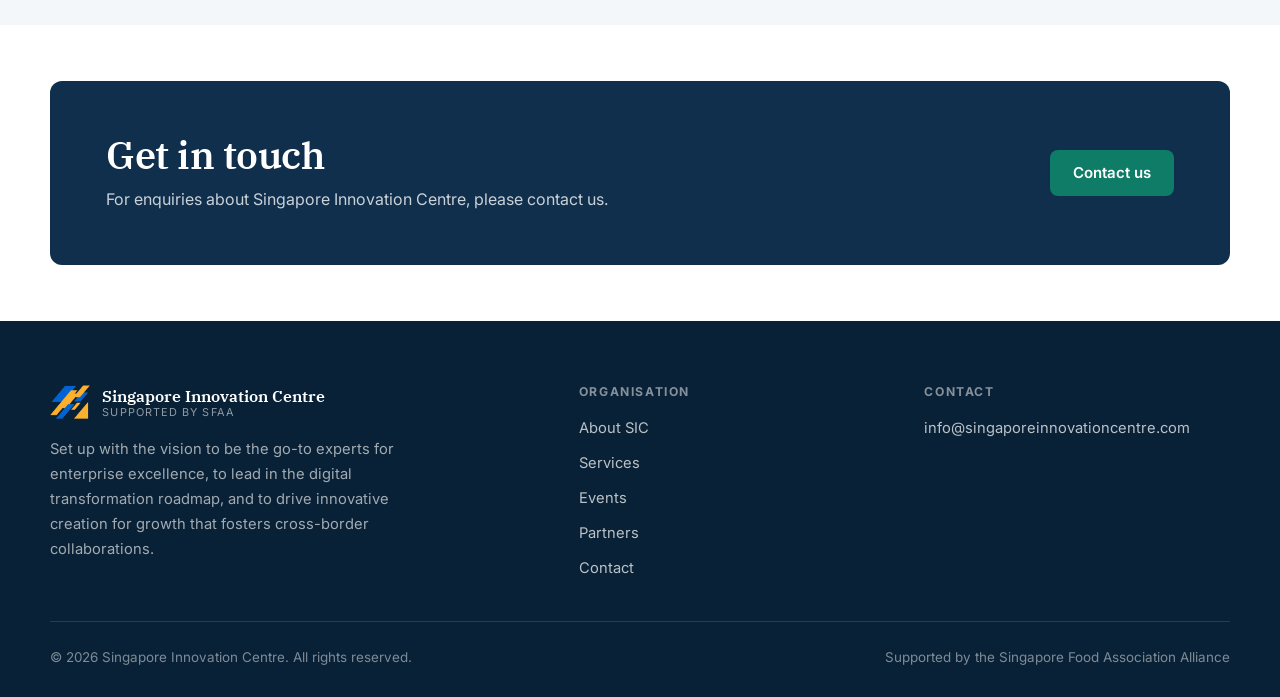
<file: partners.html>
<!DOCTYPE html>
<html lang="en">
<head>
  <meta charset="UTF-8" />
  <meta name="viewport" content="width=device-width, initial-scale=1.0" />
  <title>Partners | Singapore Innovation Centre</title>
  <meta name="description" content="Singapore Innovation Centre is supported by the Singapore Food Association Alliance, spearheaded by SFMA and 7 trade associations." />
  <link rel="icon" href="assets/img/favicon.svg" type="image/svg+xml" />
  <link rel="preconnect" href="https://fonts.googleapis.com" />
  <link rel="preconnect" href="https://fonts.gstatic.com" crossorigin />
  <link href="https://fonts.googleapis.com/css2?family=IBM+Plex+Serif:wght@500;600&family=Inter:wght@400;500;600;700&display=swap" rel="stylesheet" />
  <link rel="stylesheet" href="assets/styles.css" />
</head>
<body>

<header class="site-header">
  <div class="container header-inner">
    <a class="brand" href="index.html">
      <img class="brand-mark" src="assets/img/sic-mark.png" alt="SIC" width="45" height="34" />
      <span class="brand-text">
        <span class="brand-name">Singapore Innovation Centre</span>
        <span class="brand-sub">Supported by SFAA</span>
      </span>
    </a>

    <nav class="nav" id="nav" aria-label="Main navigation">
      <a href="index.html">Home</a>
      <a href="about.html">About</a>
      <a href="services.html">Services</a>
      <a href="events.html">Events</a>
      <a href="partners.html">Partners</a>
      <a href="contact.html">Contact</a>
    </nav>

    <div class="header-cta">
      <a class="btn btn-primary" href="contact.html">Contact us</a>
      <button class="menu-toggle" type="button" aria-label="Toggle menu" aria-expanded="false" aria-controls="nav">
        <span></span><span></span><span></span>
      </button>
    </div>
  </div>
</header>

<main>

  <section class="page-header">
    <div class="container">
      <p class="breadcrumb"><a href="index.html">Home</a><span>/</span>Partners</p>
      <p class="eyebrow">Partners</p>
      <h1>Singapore Food Association Alliance</h1>
      <p class="lede">Singapore Innovation Centre is supported by the Singapore Food Association Alliance (SFAA), spearheaded by SFMA and 7 trade associations. For SIC's wider network of ecosystem partners and programme affiliations, see <a href="about.html">About</a>.</p>
    </div>
  </section>

  <section class="section">
    <div class="container">
      <div class="section-head">
        <p class="eyebrow">The alliance</p>
        <h2>SFMA and 7 trade associations</h2>
        <p class="lede">
          The partnership will foster various stakeholders, be it large, medium, small or micro
          in size, together to work on projects that will benefit the industry.
        </p>
      </div>

      <div class="logo-grid">
        <div class="logo-cell"><strong>Singapore Food Manufacturers' Association</strong><span>SFMA &middot; Spearheads the alliance</span></div>
        <div class="logo-cell"><strong>Confectionery Dealers' Association</strong><span>Trade association</span></div>
        <div class="logo-cell"><strong>Singapore Bakery &amp; Confectionery Trade Association</strong><span>Trade association</span></div>
        <div class="logo-cell"><strong>Singapore Noodles Manufacturers' Association</strong><span>Trade association</span></div>
        <div class="logo-cell"><strong>Meat Traders' Association Singapore</strong><span>Trade association</span></div>
        <div class="logo-cell"><strong>Seafood Industries Association Singapore</strong><span>Trade association</span></div>
        <div class="logo-cell"><strong>Woodlands East Industrial &amp; Commercial Association</strong><span>Trade association</span></div>
        <div class="logo-cell"><strong>Bedok Industrial Association</strong><span>Trade association</span></div>
      </div>
    </div>
  </section>

  <section class="section section-alt">
    <div class="container split">
      <div>
        <p class="eyebrow">Platform</p>
        <h2>Singapore Food United</h2>
        <p class="muted">
          An e-commerce platform launched in 2020, endorsed by the Singapore Food Manufacturers'
          Association (SFMA) and patronised by Ms. Low Yen Ling &mdash; Minister of State,
          Ministry of Trade and Industry and Ministry of Culture, Community and Youth.
        </p>
        <p class="muted">
          Developed and launched by a group of local food manufacturers under SFMA during
          Covid-19, to facilitate the buying and selling of food products between members through
          a digital platform. SIC manages the onboarding of more companies to leverage off the
          SFU platform.
        </p>
      </div>
      <div>
        <div class="card">
          <p class="eyebrow">Recognition</p>
          <h3>Patronage and endorsement</h3>
          <div style="margin-top:18px; display:grid; gap:20px">
            <div>
              <p class="contact-label">2020 &middot; Singapore Food United</p>
              <p class="contact-value">Ms. Low Yen Ling</p>
              <p class="muted small">Minister of State, Ministry of Trade and Industry and Ministry of Culture, Community and Youth &mdash; Patron</p>
            </div>
            <div>
              <p class="contact-label">2022 &middot; SFAA MOU signing ceremony</p>
              <p class="contact-value">Mr. Gan Kim Yong</p>
              <p class="muted small">Minister for Trade and Industry &mdash; Guest-of-Honour</p>
            </div>
          </div>
        </div>
      </div>
    </div>
  </section>

  <section class="section-sm">
    <div class="container">
      <div class="cta-band">
        <div>
          <h2>Get in touch</h2>
          <p>For enquiries about Singapore Innovation Centre, please contact us.</p>
        </div>
        <div class="btn-row">
          <a class="btn btn-accent" href="contact.html">Contact us</a>
        </div>
      </div>
    </div>
  </section>
</main>

<footer class="site-footer">
  <div class="container">
    <div class="footer-grid">
      <div>
        <div class="brand">
          <img class="brand-mark" src="assets/img/sic-mark.png" alt="SIC" width="45" height="34" />
          <span class="brand-text">
            <span class="brand-name">Singapore Innovation Centre</span>
            <span class="brand-sub">Supported by SFAA</span>
          </span>
        </div>
        <p class="footer-about">
          Set up with the vision to be the go-to experts for enterprise excellence, to lead in the
          digital transformation roadmap, and to drive innovative creation for growth that fosters
          cross-border collaborations.
        </p>
      </div>
      <div>
        <h4>Organisation</h4>
        <div class="footer-links">
          <a href="about.html">About SIC</a>
          <a href="services.html">Services</a>
          <a href="events.html">Events</a>
          <a href="partners.html">Partners</a>
          <a href="contact.html">Contact</a>
        </div>
      </div>
      <div>
        <h4>Contact</h4>
        <div class="footer-links">
          <a href="mailto:info@singaporeinnovationcentre.com">info@singaporeinnovationcentre.com</a>
        </div>
      </div>
    </div>
    <div class="footer-bottom">
      <span>&copy; <span id="year"></span> Singapore Innovation Centre. All rights reserved.</span>
      <span>Supported by the Singapore Food Association Alliance</span>
    </div>
  </div>
</footer>

<script src="assets/content-config.js"></script>
<script src="assets/site.js"></script>
</body>
</html>
</file>
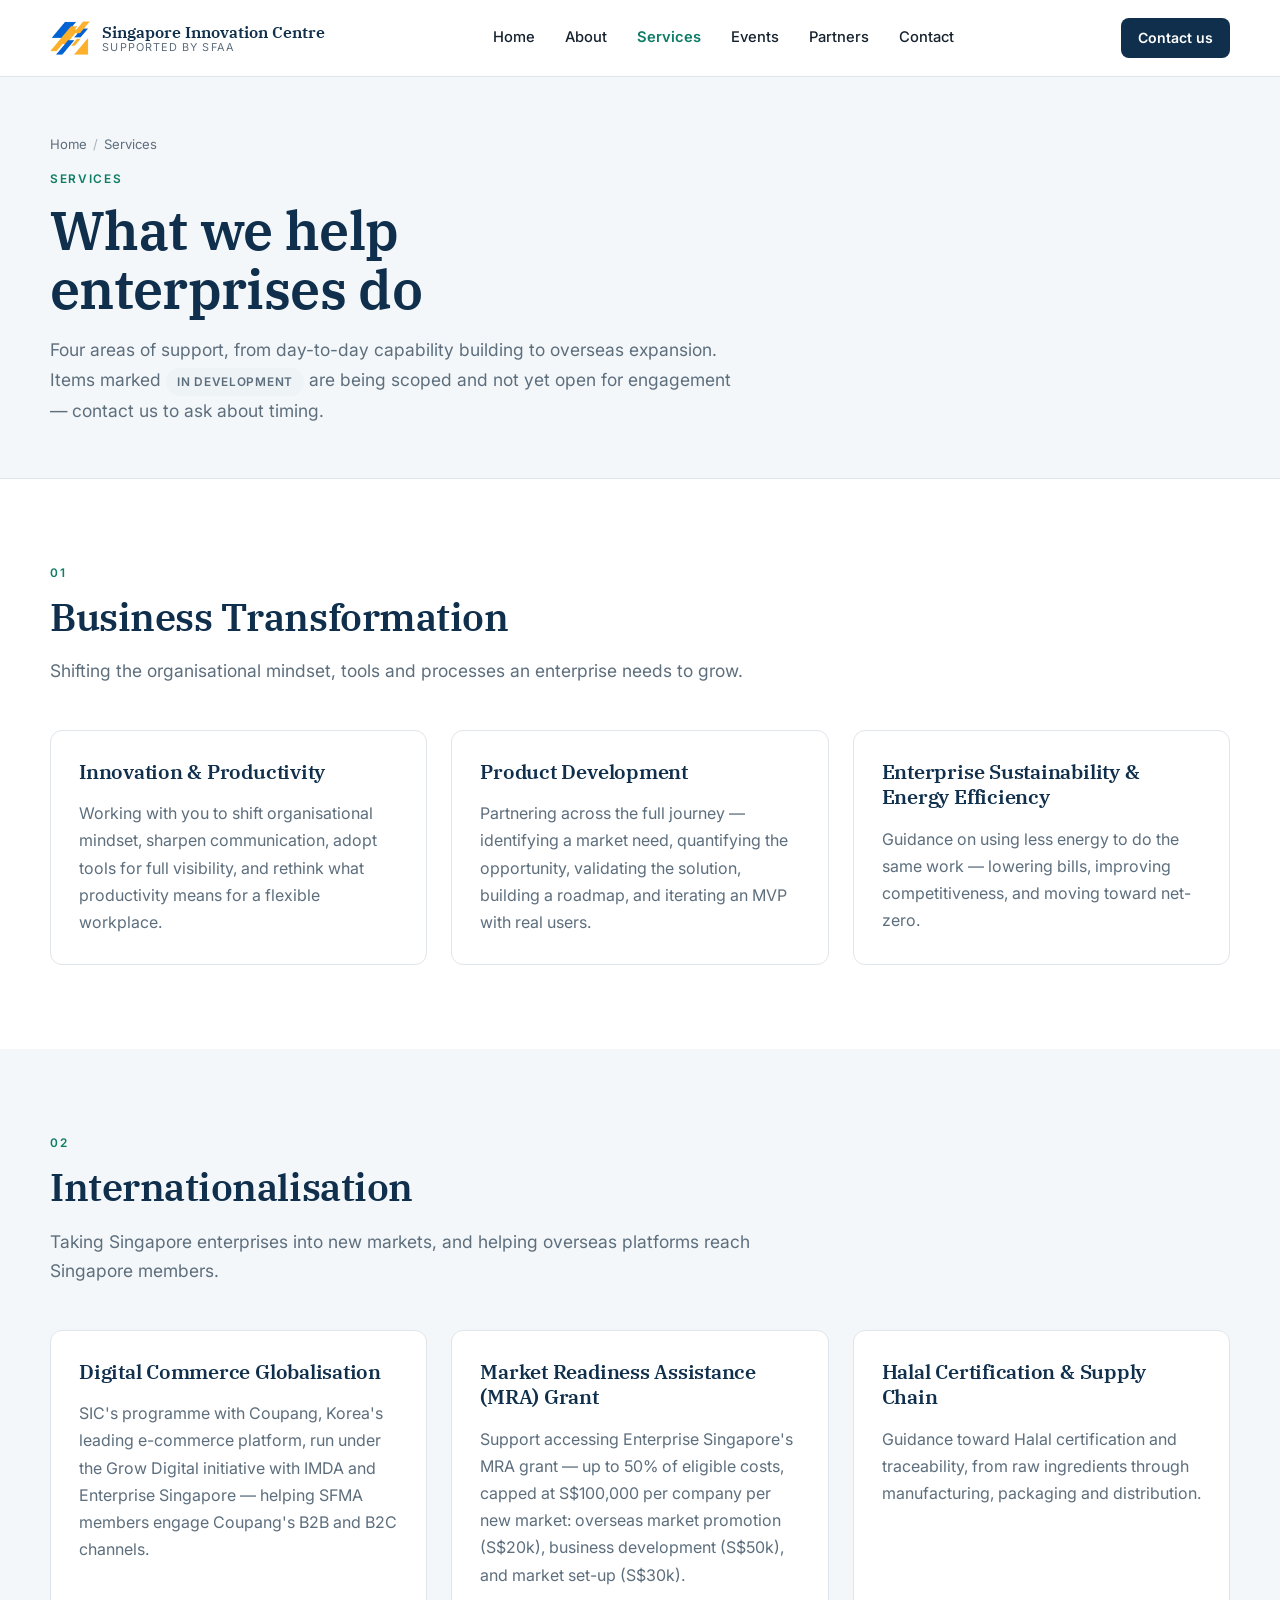
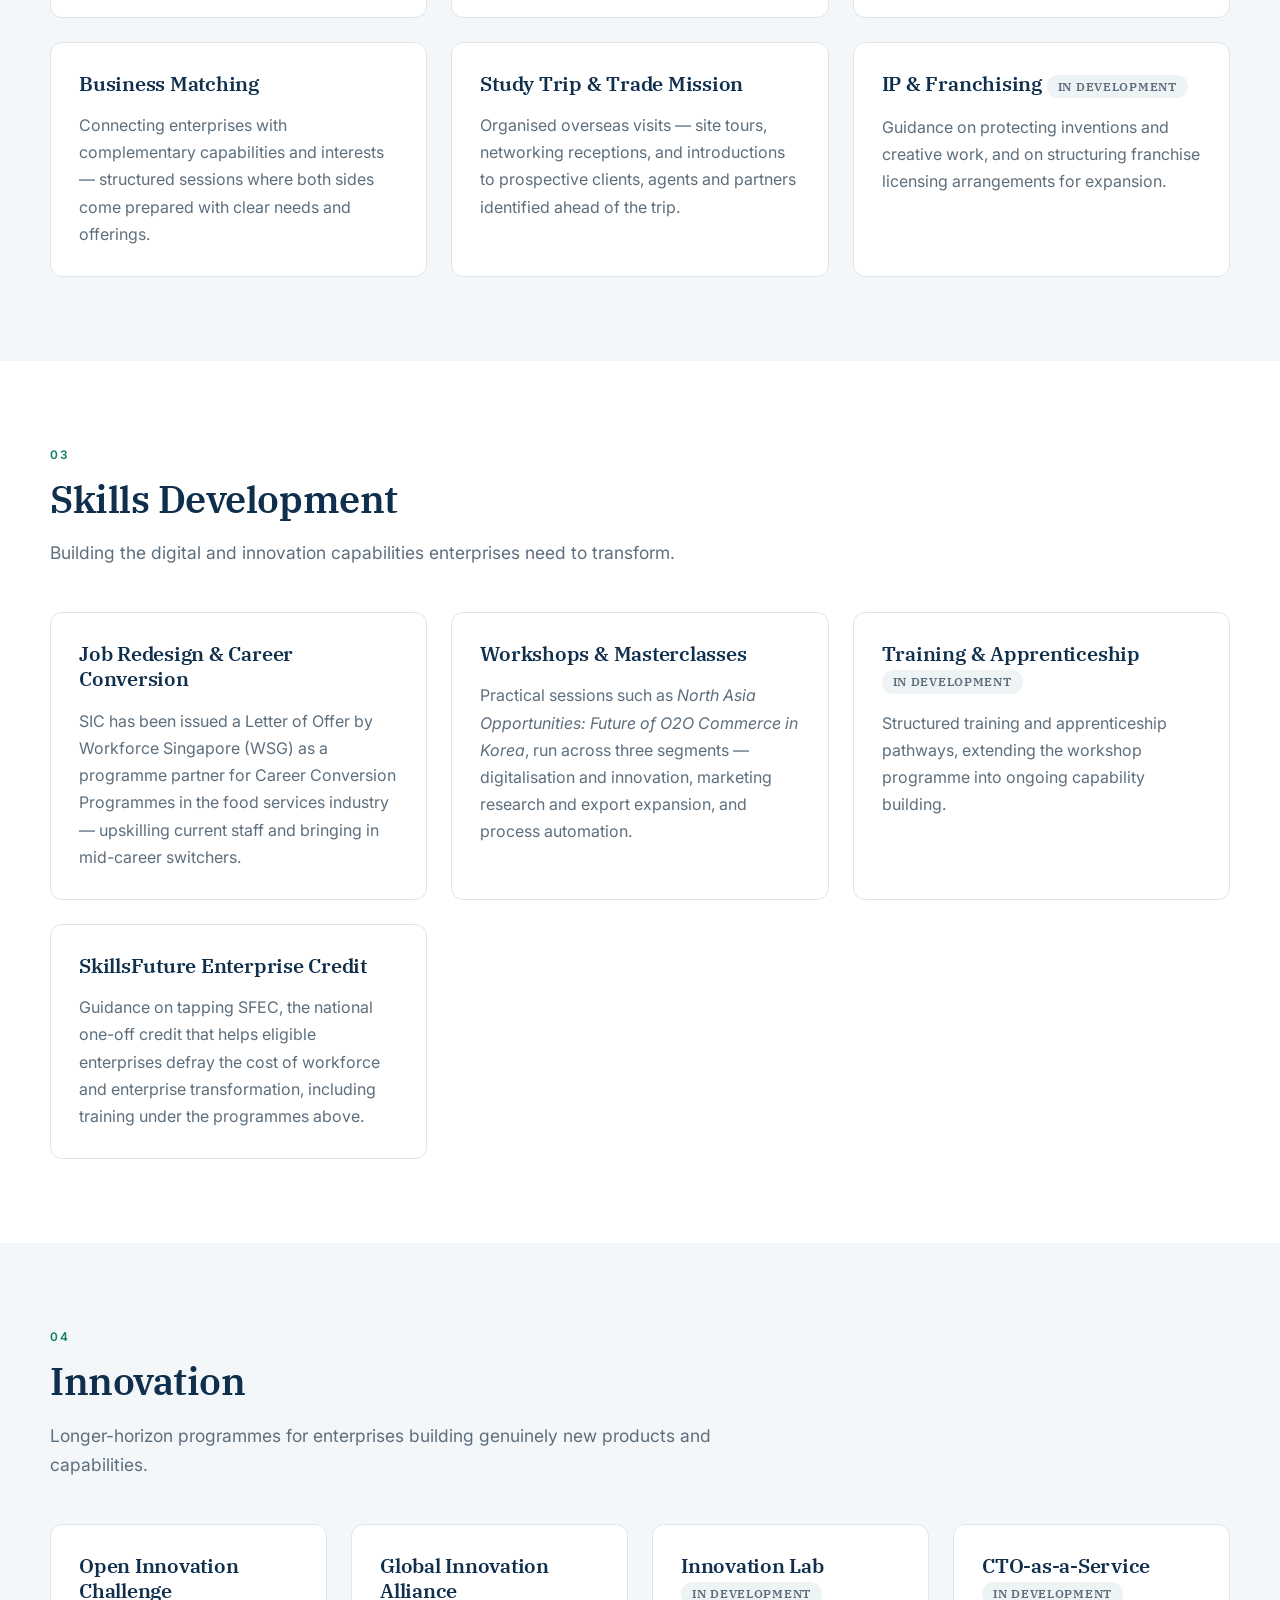
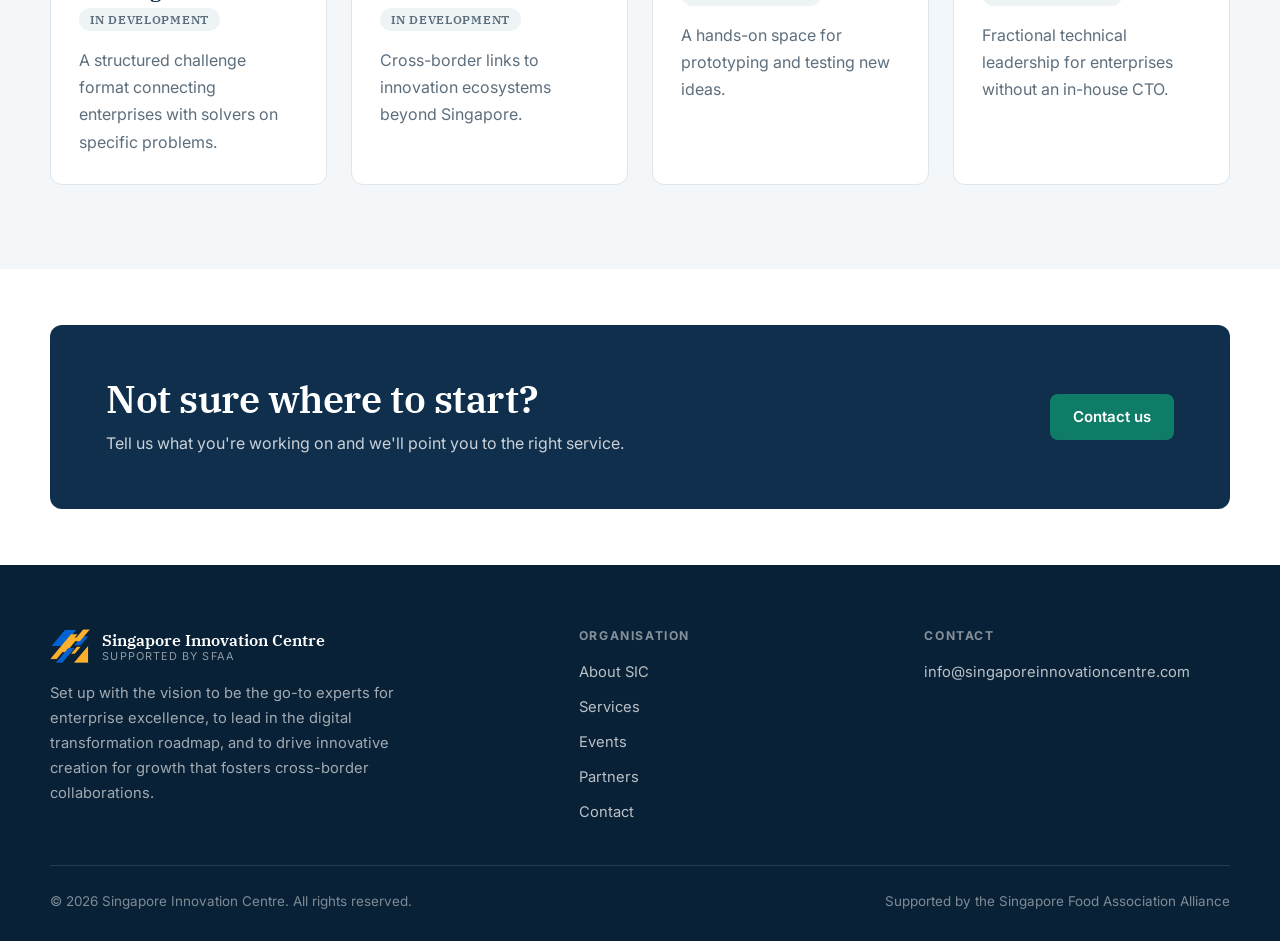
<file: services.html>
<!DOCTYPE html>
<html lang="en">
<head>
  <meta charset="UTF-8" />
  <meta name="viewport" content="width=device-width, initial-scale=1.0" />
  <title>Services | Singapore Innovation Centre</title>
  <meta name="description" content="Business Transformation, Internationalisation, Skills Development and Innovation — the services Singapore Innovation Centre provides to enterprises." />
  <link rel="icon" href="assets/img/favicon.svg" type="image/svg+xml" />
  <link rel="preconnect" href="https://fonts.googleapis.com" />
  <link rel="preconnect" href="https://fonts.gstatic.com" crossorigin />
  <link href="https://fonts.googleapis.com/css2?family=IBM+Plex+Serif:wght@500;600&family=Inter:wght@400;500;600;700&display=swap" rel="stylesheet" />
  <link rel="stylesheet" href="assets/styles.css" />
</head>
<body>

<header class="site-header">
  <div class="container header-inner">
    <a class="brand" href="index.html">
      <img class="brand-mark" src="assets/img/sic-mark.png" alt="SIC" width="45" height="34" />
      <span class="brand-text">
        <span class="brand-name">Singapore Innovation Centre</span>
        <span class="brand-sub">Supported by SFAA</span>
      </span>
    </a>

    <nav class="nav" id="nav" aria-label="Main navigation">
      <a href="index.html">Home</a>
      <a href="about.html">About</a>
      <a href="services.html">Services</a>
      <a href="events.html">Events</a>
      <a href="partners.html">Partners</a>
      <a href="contact.html">Contact</a>
    </nav>

    <div class="header-cta">
      <a class="btn btn-primary" href="contact.html">Contact us</a>
      <button class="menu-toggle" type="button" aria-label="Toggle menu" aria-expanded="false" aria-controls="nav">
        <span></span><span></span><span></span>
      </button>
    </div>
  </div>
</header>

<main>

  <section class="page-header">
    <div class="container">
      <p class="breadcrumb"><a href="index.html">Home</a><span>/</span>Services</p>
      <p class="eyebrow">Services</p>
      <h1>What we help enterprises do</h1>
      <p class="lede">Four areas of support, from day-to-day capability building to overseas expansion. Items marked <span class="tag tag-neutral">In development</span> are being scoped and not yet open for engagement — contact us to ask about timing.</p>
    </div>
  </section>

  <section class="section" id="business-transformation">
    <div class="container">
      <div class="section-head">
        <p class="eyebrow">01</p>
        <h2>Business Transformation</h2>
        <p class="lede">Shifting the organisational mindset, tools and processes an enterprise needs to grow.</p>
      </div>
      <div class="grid cols-3">
        <div class="card">
          <h3>Innovation &amp; Productivity</h3>
          <p class="muted">Working with you to shift organisational mindset, sharpen communication, adopt tools for full visibility, and rethink what productivity means for a flexible workplace.</p>
        </div>
        <div class="card">
          <h3>Product Development</h3>
          <p class="muted">Partnering across the full journey &mdash; identifying a market need, quantifying the opportunity, validating the solution, building a roadmap, and iterating an MVP with real users.</p>
        </div>
        <div class="card">
          <h3>Enterprise Sustainability &amp; Energy Efficiency</h3>
          <p class="muted">Guidance on using less energy to do the same work &mdash; lowering bills, improving competitiveness, and moving toward net-zero.</p>
        </div>
      </div>
    </div>
  </section>

  <section class="section section-alt" id="internationalisation">
    <div class="container">
      <div class="section-head">
        <p class="eyebrow">02</p>
        <h2>Internationalisation</h2>
        <p class="lede">Taking Singapore enterprises into new markets, and helping overseas platforms reach Singapore members.</p>
      </div>
      <div class="grid cols-3">
        <div class="card">
          <h3>Digital Commerce Globalisation</h3>
          <p class="muted">SIC's programme with Coupang, Korea's leading e-commerce platform, run under the Grow Digital initiative with IMDA and Enterprise Singapore &mdash; helping SFMA members engage Coupang's B2B and B2C channels.</p>
        </div>
        <div class="card">
          <h3>Market Readiness Assistance (MRA) Grant</h3>
          <p class="muted">Support accessing Enterprise Singapore's MRA grant &mdash; up to 50% of eligible costs, capped at S$100,000 per company per new market: overseas market promotion (S$20k), business development (S$50k), and market set-up (S$30k).</p>
        </div>
        <div class="card">
          <h3>Halal Certification &amp; Supply Chain</h3>
          <p class="muted">Guidance toward Halal certification and traceability, from raw ingredients through manufacturing, packaging and distribution.</p>
        </div>
        <div class="card">
          <h3>Business Matching</h3>
          <p class="muted">Connecting enterprises with complementary capabilities and interests &mdash; structured sessions where both sides come prepared with clear needs and offerings.</p>
        </div>
        <div class="card">
          <h3>Study Trip &amp; Trade Mission</h3>
          <p class="muted">Organised overseas visits &mdash; site tours, networking receptions, and introductions to prospective clients, agents and partners identified ahead of the trip.</p>
        </div>
        <div class="card">
          <h3>IP &amp; Franchising <span class="tag tag-neutral">In development</span></h3>
          <p class="muted">Guidance on protecting inventions and creative work, and on structuring franchise licensing arrangements for expansion.</p>
        </div>
      </div>
    </div>
  </section>

  <section class="section" id="skills-development">
    <div class="container">
      <div class="section-head">
        <p class="eyebrow">03</p>
        <h2>Skills Development</h2>
        <p class="lede">Building the digital and innovation capabilities enterprises need to transform.</p>
      </div>
      <div class="grid cols-3">
        <div class="card">
          <h3>Job Redesign &amp; Career Conversion</h3>
          <p class="muted">SIC has been issued a Letter of Offer by Workforce Singapore (WSG) as a programme partner for Career Conversion Programmes in the food services industry &mdash; upskilling current staff and bringing in mid-career switchers.</p>
        </div>
        <div class="card">
          <h3>Workshops &amp; Masterclasses</h3>
          <p class="muted">Practical sessions such as <em>North Asia Opportunities: Future of O2O Commerce in Korea</em>, run across three segments &mdash; digitalisation and innovation, marketing research and export expansion, and process automation.</p>
        </div>
        <div class="card">
          <h3>Training &amp; Apprenticeship <span class="tag tag-neutral">In development</span></h3>
          <p class="muted">Structured training and apprenticeship pathways, extending the workshop programme into ongoing capability building.</p>
        </div>
        <div class="card">
          <h3>SkillsFuture Enterprise Credit</h3>
          <p class="muted">Guidance on tapping SFEC, the national one-off credit that helps eligible enterprises defray the cost of workforce and enterprise transformation, including training under the programmes above.</p>
        </div>
      </div>
    </div>
  </section>

  <section class="section section-alt" id="innovation">
    <div class="container">
      <div class="section-head">
        <p class="eyebrow">04</p>
        <h2>Innovation</h2>
        <p class="lede">Longer-horizon programmes for enterprises building genuinely new products and capabilities.</p>
      </div>
      <div class="grid cols-4">
        <div class="card">
          <h3>Open Innovation Challenge <span class="tag tag-neutral">In development</span></h3>
          <p class="muted">A structured challenge format connecting enterprises with solvers on specific problems.</p>
        </div>
        <div class="card">
          <h3>Global Innovation Alliance <span class="tag tag-neutral">In development</span></h3>
          <p class="muted">Cross-border links to innovation ecosystems beyond Singapore.</p>
        </div>
        <div class="card">
          <h3>Innovation Lab <span class="tag tag-neutral">In development</span></h3>
          <p class="muted">A hands-on space for prototyping and testing new ideas.</p>
        </div>
        <div class="card">
          <h3>CTO-as-a-Service <span class="tag tag-neutral">In development</span></h3>
          <p class="muted">Fractional technical leadership for enterprises without an in-house CTO.</p>
        </div>
      </div>
    </div>
  </section>

  <section class="section-sm">
    <div class="container">
      <div class="cta-band">
        <div>
          <h2>Not sure where to start?</h2>
          <p>Tell us what you're working on and we'll point you to the right service.</p>
        </div>
        <div class="btn-row">
          <a class="btn btn-accent" href="contact.html">Contact us</a>
        </div>
      </div>
    </div>
  </section>
</main>

<footer class="site-footer">
  <div class="container">
    <div class="footer-grid">
      <div>
        <div class="brand">
          <img class="brand-mark" src="assets/img/sic-mark.png" alt="SIC" width="45" height="34" />
          <span class="brand-text">
            <span class="brand-name">Singapore Innovation Centre</span>
            <span class="brand-sub">Supported by SFAA</span>
          </span>
        </div>
        <p class="footer-about">
          Set up with the vision to be the go-to experts for enterprise excellence, to lead in the
          digital transformation roadmap, and to drive innovative creation for growth that fosters
          cross-border collaborations.
        </p>
      </div>
      <div>
        <h4>Organisation</h4>
        <div class="footer-links">
          <a href="about.html">About SIC</a>
          <a href="services.html">Services</a>
          <a href="events.html">Events</a>
          <a href="partners.html">Partners</a>
          <a href="contact.html">Contact</a>
        </div>
      </div>
      <div>
        <h4>Contact</h4>
        <div class="footer-links">
          <a href="mailto:info@singaporeinnovationcentre.com">info@singaporeinnovationcentre.com</a>
        </div>
      </div>
    </div>
    <div class="footer-bottom">
      <span>&copy; <span id="year"></span> Singapore Innovation Centre. All rights reserved.</span>
      <span>Supported by the Singapore Food Association Alliance</span>
    </div>
  </div>
</footer>

<script src="assets/content-config.js"></script>
<script src="assets/site.js"></script>
</body>
</html>
</file>
<file: assets/styles.css>
/* ==========================================================================
   Singapore Innovation Centre — design system
   Light, institutional, restrained. One stylesheet for every page.
   Edit tokens in :root to re-skin the whole site.
   ========================================================================== */

:root {
  /* Brand */
  --navy: #0f2f4c;
  --navy-deep: #092136;
  --navy-soft: #1d4a70;
  --accent: #0e7c66;
  --accent-dark: #0a5f4e;
  --accent-wash: #e8f2ef;

  /* Neutrals */
  --bg: #ffffff;
  --bg-alt: #f4f7f9;
  --bg-wash: #eef3f6;
  --text: #16222e;
  --muted: #5d6e7d;
  --line: #dfe5ea;
  --line-strong: #c8d2da;

  /* Shape */
  --radius: 12px;
  --radius-sm: 8px;
  --shadow: 0 1px 2px rgba(15, 47, 76, .04), 0 8px 24px rgba(15, 47, 76, .06);
  --shadow-lg: 0 2px 4px rgba(15, 47, 76, .05), 0 18px 44px rgba(15, 47, 76, .10);
  --container: 1180px;
  --header-h: 76px;
}

/* --------------------------------------------------------------- base --- */

*, *::before, *::after { box-sizing: border-box; }

html {
  scroll-behavior: smooth;
  scroll-padding-top: calc(var(--header-h) + 16px);
  -webkit-text-size-adjust: 100%;
}

body {
  margin: 0;
  font-family: Inter, -apple-system, BlinkMacSystemFont, "Segoe UI", sans-serif;
  font-size: 16px;
  line-height: 1.7;
  color: var(--text);
  background: var(--bg);
  -webkit-font-smoothing: antialiased;
}

img { max-width: 100%; display: block; }
a { color: inherit; text-decoration: none; }
button { font: inherit; }

h1, h2, h3, h4 {
  font-family: "IBM Plex Serif", Georgia, serif;
  font-weight: 600;
  line-height: 1.18;
  letter-spacing: -0.012em;
  color: var(--navy);
  margin: 0 0 16px;
}

h1 { font-size: clamp(2.15rem, 4.4vw, 3.35rem); line-height: 1.1; }
h2 { font-size: clamp(1.75rem, 3vw, 2.4rem); }
h3 { font-size: 1.22rem; line-height: 1.3; }
h4 { font-size: 1.02rem; }

p { margin: 0 0 18px; }
p:last-child { margin-bottom: 0; }

/* ---------------------------------------------------------- structure --- */

.container {
  width: min(var(--container), calc(100% - 48px));
  margin-inline: auto;
}
.container-narrow { max-width: 780px; }

.section { padding: 84px 0; }
.section-sm { padding: 56px 0; }
.section-alt { background: var(--bg-alt); }
.section-wash { background: var(--bg-wash); }

.section-head { max-width: 760px; margin-bottom: 44px; }
.section-head.center { margin-inline: auto; text-align: center; }

.eyebrow {
  margin: 0 0 12px;
  font-family: Inter, sans-serif;
  font-size: .74rem;
  font-weight: 600;
  letter-spacing: .14em;
  text-transform: uppercase;
  color: var(--accent);
}

.lede { font-size: 1.09rem; color: var(--muted); }
.muted { color: var(--muted); }
.small { font-size: .88rem; }

/* --------------------------------------------------------------- grid --- */

.grid { display: grid; gap: 24px; }
.cols-2 { grid-template-columns: repeat(2, 1fr); }
.cols-3 { grid-template-columns: repeat(3, 1fr); }
.cols-4 { grid-template-columns: repeat(4, 1fr); }
.split { display: grid; grid-template-columns: 1.05fr .95fr; gap: 56px; align-items: center; }

/* ------------------------------------------------------------ buttons --- */

.btn {
  display: inline-flex;
  align-items: center;
  justify-content: center;
  gap: 8px;
  min-height: 46px;
  padding: 0 22px;
  border: 1px solid transparent;
  border-radius: var(--radius-sm);
  font-size: .94rem;
  font-weight: 600;
  cursor: pointer;
  transition: background .18s, color .18s, border-color .18s;
}
.btn-primary { background: var(--navy); color: #fff; }
.btn-primary:hover { background: var(--navy-deep); }
.btn-accent { background: var(--accent); color: #fff; }
.btn-accent:hover { background: var(--accent-dark); }
.btn-outline { border-color: var(--line-strong); color: var(--navy); background: #fff; }
.btn-outline:hover { border-color: var(--navy); }
.btn-ghost-light { border-color: rgba(255, 255, 255, .38); color: #fff; }
.btn-ghost-light:hover { background: rgba(255, 255, 255, .12); }

.btn-row { display: flex; flex-wrap: wrap; gap: 12px; margin-top: 30px; }

.textlink {
  font-family: Inter, sans-serif;
  font-size: .92rem;
  font-weight: 600;
  color: var(--accent);
  display: inline-flex;
  align-items: center;
  gap: 6px;
}
.textlink::after { content: "→"; transition: transform .18s; }
.textlink:hover::after { transform: translateX(3px); }

/* ------------------------------------------------------------- header --- */

.site-header {
  position: sticky;
  top: 0;
  z-index: 50;
  background: rgba(255, 255, 255, .92);
  backdrop-filter: blur(12px);
  border-bottom: 1px solid var(--line);
}
.header-inner {
  display: flex;
  align-items: center;
  justify-content: space-between;
  gap: 24px;
  min-height: var(--header-h);
}

.brand { display: flex; align-items: center; gap: 12px; }
.brand-mark { height: 34px; width: auto; flex: none; display: block; }
.brand-text { display: flex; flex-direction: column; line-height: 1.2; }
.brand-name {
  font-family: "IBM Plex Serif", serif;
  font-weight: 600;
  font-size: 1.02rem;
  color: var(--navy);
}
.brand-sub {
  font-size: .68rem;
  letter-spacing: .1em;
  text-transform: uppercase;
  color: var(--muted);
}

.nav { display: flex; align-items: center; gap: 4px; }
.nav > a {
  padding: 9px 13px;
  border: 0;
  background: none;
  border-radius: var(--radius-sm);
  font-size: .92rem;
  font-weight: 500;
  color: var(--text);
  cursor: pointer;
  white-space: nowrap;
}
.nav > a:hover { background: var(--bg-alt); color: var(--navy); }
.nav > a.is-active { color: var(--accent); font-weight: 600; }

.header-cta { display: flex; align-items: center; gap: 10px; }
.header-cta .btn { min-height: 40px; padding: 0 16px; font-size: .88rem; }

.menu-toggle { display: none; background: none; border: 0; padding: 10px; cursor: pointer; }
.menu-toggle span {
  display: block; width: 22px; height: 2px; margin: 5px 0;
  background: var(--navy); transition: .2s;
}
.menu-toggle[aria-expanded="true"] span:nth-child(1) { transform: translateY(7px) rotate(45deg); }
.menu-toggle[aria-expanded="true"] span:nth-child(2) { opacity: 0; }
.menu-toggle[aria-expanded="true"] span:nth-child(3) { transform: translateY(-7px) rotate(-45deg); }

/* --------------------------------------------------------------- hero --- */

.hero {
  background: linear-gradient(168deg, var(--navy-deep) 0%, var(--navy) 58%, #16456d 100%);
  color: #fff;
  padding: 92px 0 96px;
  position: relative;
  overflow: hidden;
}
.hero::after {
  content: "";
  position: absolute;
  right: -160px; top: -140px;
  width: 620px; height: 620px;
  border-radius: 50%;
  background: radial-gradient(circle, rgba(14, 124, 102, .38), transparent 68%);
  pointer-events: none;
}
.hero .container { position: relative; z-index: 1; }
.hero h1 { color: #fff; max-width: 15ch; }
.hero .eyebrow { color: #6fd8bd; }
.hero-lede { font-size: 1.12rem; color: rgba(255, 255, 255, .82); max-width: 56ch; }
.hero-grid { display: grid; grid-template-columns: 1.15fr .85fr; gap: 60px; align-items: center; }

.hero-facts {
  display: grid;
  gap: 2px;
  background: rgba(255, 255, 255, .16);
  border-radius: var(--radius);
  overflow: hidden;
}
.hero-fact { background: rgba(9, 33, 54, .55); padding: 22px 24px; }
.hero-fact strong {
  display: block;
  font-family: "IBM Plex Serif", serif;
  font-size: 2rem;
  line-height: 1.1;
  color: #fff;
}
.hero-fact span { font-size: .86rem; color: rgba(255, 255, 255, .72); }

/* page header for inner pages */
.page-header {
  background: var(--bg-alt);
  border-bottom: 1px solid var(--line);
  padding: 56px 0 52px;
}
.page-header h1 { max-width: 20ch; }
.page-header .lede { max-width: 62ch; }

.breadcrumb { font-size: .82rem; color: var(--muted); margin-bottom: 14px; }
.breadcrumb a:hover { color: var(--accent); }
.breadcrumb span { margin: 0 6px; opacity: .5; }

/* -------------------------------------------------------------- cards --- */

.card {
  background: #fff;
  border: 1px solid var(--line);
  border-radius: var(--radius);
  padding: 28px;
  display: flex;
  flex-direction: column;
  transition: border-color .18s, box-shadow .18s, transform .18s;
}
.card > *:last-child { margin-bottom: 0; }
.card-link:hover { border-color: var(--line-strong); box-shadow: var(--shadow); transform: translateY(-2px); }
.card .textlink { margin-top: auto; padding-top: 18px; }

.card-icon {
  width: 42px; height: 42px;
  margin-bottom: 18px;
  border-radius: 10px;
  background: var(--accent-wash);
  color: var(--accent-dark);
  display: grid;
  place-items: center;
  font-size: 1.15rem;
}

.tag {
  display: inline-block;
  padding: 4px 11px;
  border-radius: 999px;
  background: var(--accent-wash);
  color: var(--accent-dark);
  font-size: .74rem;
  font-weight: 600;
  letter-spacing: .06em;
  text-transform: uppercase;
}
.tag-neutral { background: var(--bg-wash); color: var(--muted); }
.tag-live { background: #fdece9; color: #b23c1e; }

/* numbered list of capabilities */
.numbered { counter-reset: n; display: grid; gap: 0; }
.numbered > li {
  counter-increment: n;
  list-style: none;
  display: grid;
  grid-template-columns: 62px 1fr;
  gap: 24px;
  padding: 26px 0;
  border-top: 1px solid var(--line);
}
.numbered > li:last-child { border-bottom: 1px solid var(--line); }
.numbered > li::before {
  content: "0" counter(n);
  font-family: "IBM Plex Serif", serif;
  font-size: 1.35rem;
  color: var(--accent);
}
.numbered h3 { margin-bottom: 8px; }
.numbered p { color: var(--muted); }

/* ------------------------------------------------------------- events --- */

.event-list { display: grid; gap: 16px; }

.event {
  display: grid;
  grid-template-columns: 108px 1fr auto;
  gap: 28px;
  align-items: center;
  padding: 24px 26px;
  background: #fff;
  border: 1px solid var(--line);
  border-radius: var(--radius);
  transition: border-color .18s, box-shadow .18s;
}
.event:hover { border-color: var(--line-strong); box-shadow: var(--shadow); }

.event-date {
  text-align: center;
  padding: 12px 8px;
  border-radius: var(--radius-sm);
  background: var(--bg-alt);
  border: 1px solid var(--line);
}
.event-date .m {
  display: block;
  font-size: .72rem;
  font-weight: 700;
  letter-spacing: .12em;
  text-transform: uppercase;
  color: var(--accent);
}
.event-date .d {
  display: block;
  font-family: "IBM Plex Serif", serif;
  font-size: 1.85rem;
  line-height: 1.15;
  color: var(--navy);
}
.event-date .y { display: block; font-size: .74rem; color: var(--muted); }

.event-body h3 { margin-bottom: 6px; }
.event-body p { color: var(--muted); font-size: .95rem; margin: 0; }
.event-tags { display: flex; flex-wrap: wrap; gap: 8px; margin-top: 12px; }
.event-action { white-space: nowrap; }

.event.is-past { background: var(--bg-alt); }
.event.is-past .event-date { background: #fff; }

.event-meta { color: var(--muted); font-size: .86rem; margin-top: 6px; }

.event-action { display: flex; flex-direction: column; align-items: flex-end; gap: 10px; }
.event-action .textlink { font-size: .88rem; }

.event-media {
  grid-column: 1 / -1;
  padding-top: 22px;
  margin-top: 4px;
  border-top: 1px solid var(--line);
}

.embed-frame { border-radius: var(--radius-sm); overflow: hidden; border: 1px solid var(--line); }
.embed-frame iframe { display: block; width: 100%; height: 480px; border: 0; }
.embed-frame-drive iframe { height: 420px; }

.empty-state {
  padding: 48px 28px;
  text-align: center;
  border: 1px dashed var(--line-strong);
  border-radius: var(--radius);
  color: var(--muted);
  background: var(--bg-alt);
}

.loading-state {
  padding: 48px 28px;
  text-align: center;
  border: 1px solid var(--line);
  border-radius: var(--radius);
  color: var(--muted);
  background: var(--bg-alt);
  animation: sic-pulse 1.4s ease-in-out infinite;
}
@keyframes sic-pulse {
  0%, 100% { opacity: .55; }
  50% { opacity: 1; }
}

.filter-bar { display: flex; flex-wrap: wrap; gap: 8px; margin-bottom: 28px; }
.filter-btn {
  padding: 8px 16px;
  border: 1px solid var(--line);
  border-radius: 999px;
  background: #fff;
  font-size: .88rem;
  font-weight: 500;
  color: var(--muted);
  cursor: pointer;
  transition: .18s;
}
.filter-btn:hover { border-color: var(--line-strong); color: var(--navy); }
.filter-btn.is-active { background: var(--navy); border-color: var(--navy); color: #fff; }

/* ----------------------------------------------------------- timeline --- */

.timeline { display: grid; gap: 0; border-left: 2px solid var(--line); padding-left: 32px; }
.timeline-item { position: relative; padding-bottom: 38px; }
.timeline-item:last-child { padding-bottom: 0; }
.timeline-item::before {
  content: "";
  position: absolute;
  left: -40px; top: 8px;
  width: 12px; height: 12px;
  border-radius: 50%;
  background: var(--accent);
  border: 3px solid #fff;
  box-shadow: 0 0 0 2px var(--accent);
}
.timeline-year {
  font-family: Inter, sans-serif;
  font-size: .78rem;
  font-weight: 700;
  letter-spacing: .12em;
  color: var(--accent);
  margin-bottom: 6px;
}
.timeline-item h3 { margin-bottom: 8px; }
.timeline-item p { color: var(--muted); }

/* -------------------------------------------------------- logos, team --- */

.logo-grid {
  display: grid;
  grid-template-columns: repeat(4, 1fr);
  gap: 1px;
  background: var(--line);
  border: 1px solid var(--line);
  border-radius: var(--radius);
  overflow: hidden;
}
.logo-cell {
  background: #fff;
  min-height: 116px;
  padding: 22px 20px;
  display: flex;
  flex-direction: column;
  justify-content: center;
  gap: 6px;
  text-align: center;
}
.logo-cell strong { font-size: .92rem; color: var(--navy); line-height: 1.35; }
a.logo-cell { transition: background .18s; }
a.logo-cell:hover { background: var(--bg-alt); }
a.logo-cell span.textlink-hint { color: var(--accent); text-transform: none; letter-spacing: normal; font-size: .78rem; }
.logo-cell span { font-size: .76rem; color: var(--muted); letter-spacing: .06em; text-transform: uppercase; }
.logo-cell img { max-height: 46px; width: auto; margin: 0 auto; object-fit: contain; }

.person { text-align: left; }
.person-photo {
  aspect-ratio: 1;
  border-radius: var(--radius);
  background: linear-gradient(150deg, var(--bg-wash), var(--accent-wash));
  margin-bottom: 16px;
  overflow: hidden;
  display: grid;
  place-items: center;
  font-family: "IBM Plex Serif", serif;
  font-size: 2rem;
  color: var(--navy);
}
.person-photo img { width: 100%; height: 100%; object-fit: cover; }
.person h3 { margin-bottom: 2px; font-size: 1.05rem; }
.person-role { font-size: .86rem; color: var(--accent); font-weight: 600; margin-bottom: 8px; }
.person p { font-size: .92rem; color: var(--muted); }

/* ----------------------------------------------------------- cta band --- */

.cta-band {
  background: var(--navy);
  color: #fff;
  border-radius: var(--radius);
  padding: 52px 56px;
  display: grid;
  grid-template-columns: 1fr auto;
  gap: 36px;
  align-items: center;
}
.cta-band h2 { color: #fff; margin-bottom: 8px; }
.cta-band p { color: rgba(255, 255, 255, .78); margin: 0; max-width: 58ch; }
.cta-band .btn-row { margin-top: 0; }

.quote {
  border-left: 3px solid var(--accent);
  padding: 4px 0 4px 26px;
  font-family: "IBM Plex Serif", serif;
  font-size: 1.28rem;
  line-height: 1.55;
  color: var(--navy);
}
.quote cite {
  display: block;
  margin-top: 14px;
  font-family: Inter, sans-serif;
  font-size: .86rem;
  font-style: normal;
  color: var(--muted);
}

/* ------------------------------------------------------------- footer --- */

.site-footer {
  background: var(--navy-deep);
  color: rgba(255, 255, 255, .72);
  padding: 64px 0 28px;
  font-size: .92rem;
}
.footer-grid {
  display: grid;
  grid-template-columns: 1.6fr 1fr 1fr;
  gap: 40px;
  padding-bottom: 40px;
}
.site-footer h4 {
  font-family: Inter, sans-serif;
  font-size: .76rem;
  font-weight: 700;
  letter-spacing: .13em;
  text-transform: uppercase;
  color: rgba(255, 255, 255, .5);
  margin-bottom: 16px;
}
.site-footer .brand-name, .site-footer .brand-sub { color: #fff; }
.site-footer .brand-sub { color: rgba(255, 255, 255, .55); }
.footer-about { max-width: 40ch; margin-top: 18px; color: rgba(255, 255, 255, .62); }
.footer-links { display: grid; gap: 10px; }
.footer-links a:hover { color: #6fd8bd; }
.footer-bottom {
  display: flex;
  justify-content: space-between;
  flex-wrap: wrap;
  gap: 12px;
  padding-top: 24px;
  border-top: 1px solid rgba(255, 255, 255, .12);
  font-size: .84rem;
  color: rgba(255, 255, 255, .48);
}

/* ------------------------------------------------------------ contact --- */

.contact-card {
  background: #fff;
  border: 1px solid var(--line);
  border-radius: var(--radius);
  padding: 8px 30px;
}
.contact-item { padding: 20px 0; border-bottom: 1px solid var(--line); }
.contact-item:last-child { border-bottom: 0; }
.contact-label {
  font-size: .74rem;
  font-weight: 600;
  letter-spacing: .12em;
  text-transform: uppercase;
  color: var(--accent);
  margin-bottom: 4px;
}
.contact-value { font-weight: 500; color: var(--navy); }
.contact-value a:hover { color: var(--accent); }

/* -------------------------------------------------------- responsive --- */

@media (max-width: 1040px) {
  .nav { display: none; }
  .menu-toggle { display: block; }
  .header-cta .btn { display: none; }

  .nav.is-open {
    display: flex;
    position: absolute;
    top: var(--header-h);
    left: 0; right: 0;
    flex-direction: column;
    align-items: stretch;
    gap: 2px;
    padding: 16px 24px 24px;
    background: #fff;
    border-bottom: 1px solid var(--line);
    box-shadow: var(--shadow-lg);
    max-height: calc(100vh - var(--header-h));
    overflow-y: auto;
  }
  .nav.is-open > a { padding: 12px 10px; text-align: left; width: 100%; }

  .cols-4 { grid-template-columns: repeat(2, 1fr); }
  .logo-grid { grid-template-columns: repeat(3, 1fr); }
  .footer-grid { grid-template-columns: 1fr 1fr; }
  .split, .hero-grid { grid-template-columns: 1fr; gap: 40px; }
}

@media (max-width: 760px) {
  .container { width: min(var(--container), calc(100% - 32px)); }
  .section { padding: 56px 0; }
  .hero { padding: 60px 0 64px; }
  .cols-2, .cols-3, .cols-4 { grid-template-columns: 1fr; }
  .logo-grid { grid-template-columns: repeat(2, 1fr); }
  .footer-grid { grid-template-columns: 1fr; gap: 32px; }

  .event { grid-template-columns: 76px 1fr; gap: 18px; }
  .event-action { grid-column: 1 / -1; align-items: stretch; }
  .event-action .btn { width: 100%; }
  .event-date .d { font-size: 1.5rem; }
  .embed-frame iframe { height: 340px; }

  .cta-band { grid-template-columns: 1fr; padding: 36px 28px; }
  .numbered > li { grid-template-columns: 44px 1fr; gap: 14px; }
  .hero-fact { padding: 18px 20px; }
}

@media (prefers-reduced-motion: reduce) {
  html { scroll-behavior: auto; }
  * { transition: none !important; }
  .loading-state { animation: none; }
}
</file>
